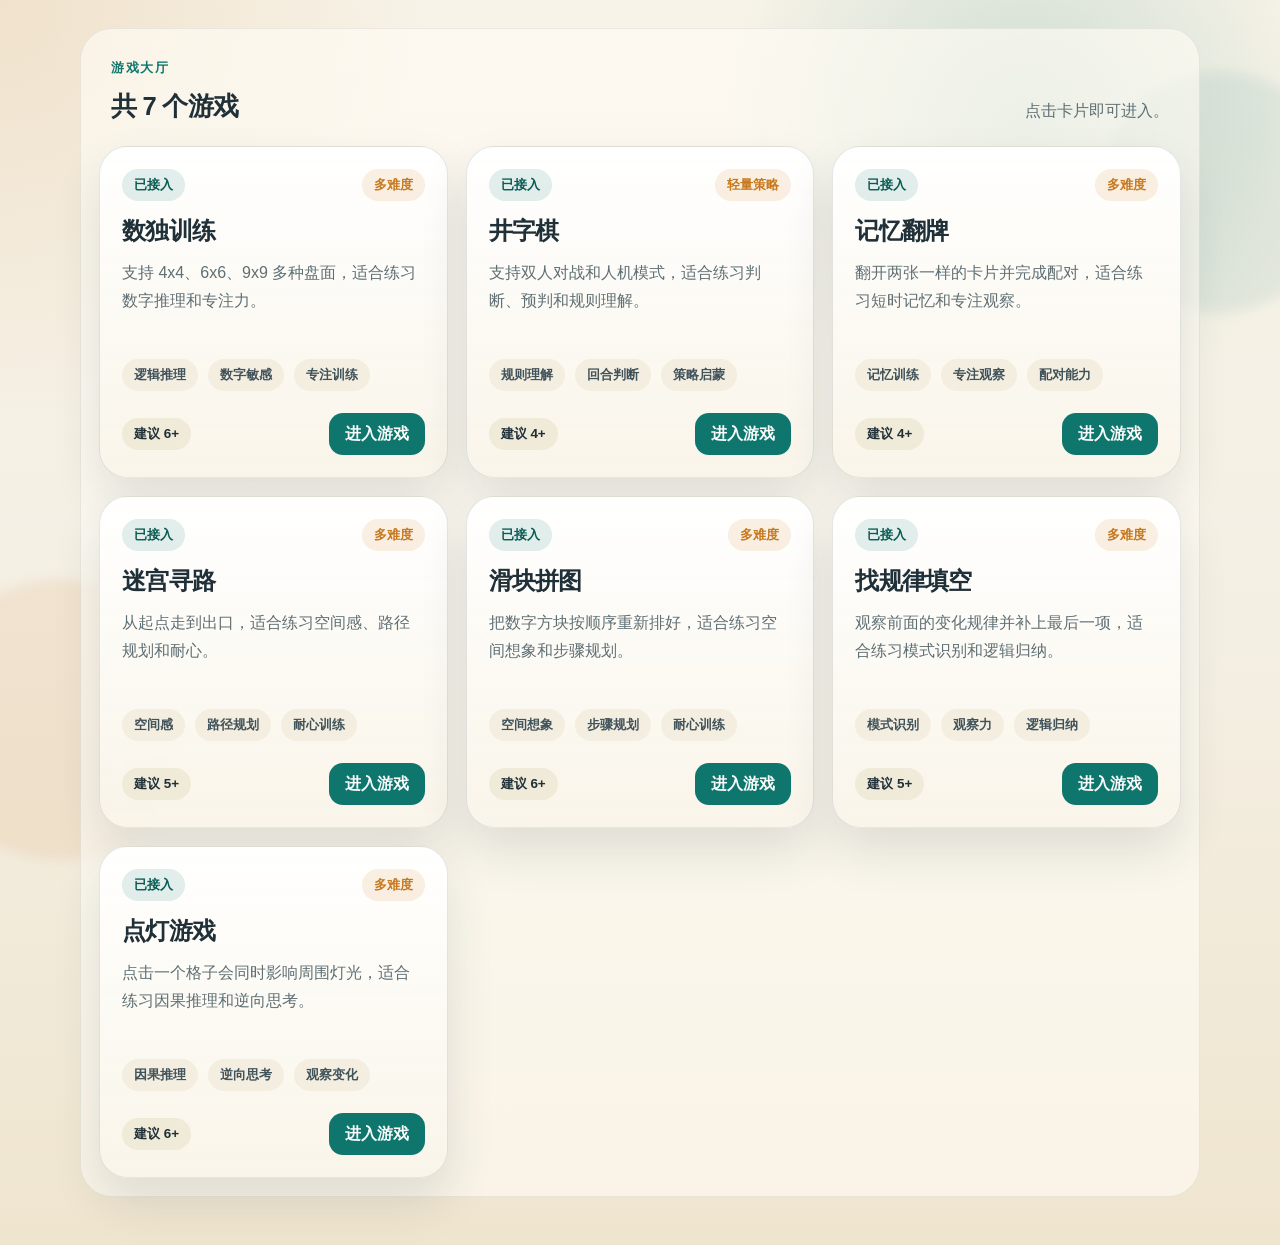
<file: index.html>
﻿<!DOCTYPE html>
<html lang="zh-CN">
<head>
    <meta charset="UTF-8">
    <meta name="viewport" content="width=device-width, initial-scale=1.0">
    <title>脑力游戏小站</title>
    <link rel="stylesheet" href="./styles/home.css">
</head>
<body>
    <div class="page-shell">
        <main class="hall">
            <section class="hall-header">
                <div>
                    <p class="section-kicker">游戏大厅</p>
                    <h2 id="game-count-title">共 0 个游戏</h2>
                </div>
                <p class="section-note">点击卡片即可进入。</p>
            </section>
            <section id="game-list" class="game-grid" aria-label="游戏列表"></section>
        </main>
    </div>

    <script src="./data/games.js"></script>
    <script>
        const gameList = Array.isArray(window.GAME_LIST) ? window.GAME_LIST : [];
        const gameListElement = document.getElementById("game-list");
        const gameCountElement = document.getElementById("game-count-title");

        function createTagList(tags) {
            return tags.map((tag) => `<span class="tag">${tag}</span>`).join("");
        }

        function renderGameList(games) {
            if (!games.length) {
                gameListElement.innerHTML = `
                    <article class="game-card empty-card">
                        <p class="empty-title">还没有可展示的游戏</p>
                        <p class="empty-desc">先在 data/games.js 里增加一条配置，再补对应目录。</p>
                    </article>
                `;
                return;
            }

            gameListElement.innerHTML = games.map((game) => `
                <article class="game-card">
                    <div class="card-top">
                        <span class="card-status">${game.status}</span>
                        <span class="card-difficulty">${game.difficulty}</span>
                    </div>
                    <h3>${game.title}</h3>
                    <p class="card-summary">${game.summary}</p>
                    <div class="tag-list">${createTagList(game.tags)}</div>
                    <div class="card-footer">
                        <span class="age-label">${game.age}</span>
                        <a class="enter-link" href="${game.href}">进入游戏</a>
                    </div>
                </article>
            `).join("");
        }

        gameCountElement.textContent = `共 ${gameList.length} 个游戏`;
        renderGameList(gameList);
    </script>
</body>
</html>
</file>
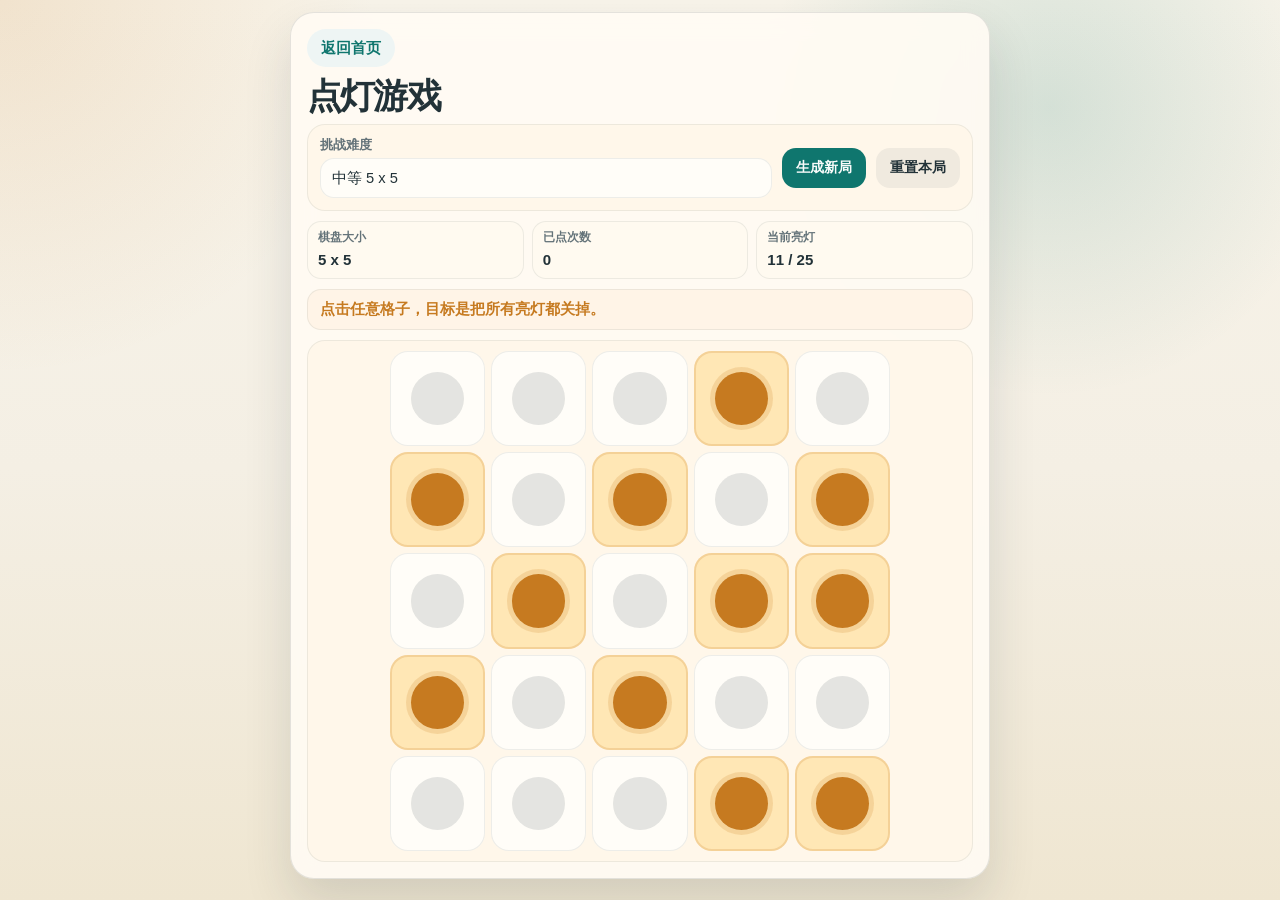
<file: games/lights-out/index.html>
﻿<!DOCTYPE html>
<html lang="zh-CN">
<head>
    <meta charset="UTF-8">
    <meta name="viewport" content="width=device-width, initial-scale=1.0, maximum-scale=1.0, user-scalable=no">
    <title>点灯游戏</title>
    <style>
        :root {
            --bg: #f4efe4;
            --card: rgba(255, 251, 243, 0.92);
            --card-soft: #fff7ea;
            --line: rgba(34, 50, 56, 0.12);
            --text: #223238;
            --muted: #647379;
            --accent: #0f766e;
            --accent-strong: #0b5b55;
            --warm: #c67a20;
            --warm-soft: rgba(198, 122, 32, 0.18);
            --shadow: 0 24px 48px rgba(34, 50, 56, 0.14);
            --tile-off: #fffdf8;
            --tile-on: #ffe7b5;
        }

        * {
            box-sizing: border-box;
        }

        html,
        body {
            margin: 0;
            min-height: 100%;
        }

        body {
            padding: 20px;
            font-family: "Trebuchet MS", "Avenir Next", "Microsoft YaHei", sans-serif;
            color: var(--text);
            background:
                radial-gradient(circle at top left, rgba(198, 122, 32, 0.14), transparent 24%),
                radial-gradient(circle at right 18% top 12%, rgba(15, 118, 110, 0.15), transparent 22%),
                linear-gradient(180deg, #f8f4ea 0%, var(--bg) 52%, #efe6d1 100%);
        }

        .page {
            width: min(100%, 760px);
            margin: 0 auto;
        }

        .card {
            border: 1px solid var(--line);
            border-radius: 30px;
            background: var(--card);
            box-shadow: var(--shadow);
            backdrop-filter: blur(12px);
            padding: 24px;
        }

        .home-link {
            display: inline-flex;
            align-items: center;
            justify-content: center;
            min-height: 38px;
            padding: 0 14px;
            border-radius: 999px;
            background: #eef5f4;
            color: var(--accent);
            text-decoration: none;
            font-size: 0.92rem;
            font-weight: 700;
        }

        .home-link:hover {
            background: #e2f0ee;
        }

        .header {
            margin-top: 16px;
        }

        .eyebrow {
            margin: 0 0 10px;
            color: var(--accent);
            font-size: 0.78rem;
            font-weight: 700;
            letter-spacing: 0.14em;
            text-transform: uppercase;
        }

        h1,
        p {
            margin: 0;
        }

        h1 {
            font-size: clamp(2.3rem, 6vw, 3.2rem);
            line-height: 0.95;
            letter-spacing: -0.05em;
        }

        .intro {
            margin-top: 12px;
            color: var(--muted);
            font-size: 1rem;
            line-height: 1.75;
        }

        .toolbar {
            margin-top: 18px;
            padding: 16px;
            border-radius: 22px;
            background: var(--card-soft);
            border: 1px solid rgba(34, 50, 56, 0.08);
            display: flex;
            gap: 12px;
            flex-wrap: wrap;
            align-items: end;
        }

        .field {
            display: flex;
            flex-direction: column;
            gap: 8px;
            min-width: 0;
            flex: 1;
        }

        .field label {
            color: var(--muted);
            font-size: 0.9rem;
            font-weight: 700;
        }

        select,
        button {
            border: none;
            font: inherit;
        }

        select {
            width: 100%;
            min-width: 0;
            min-height: 44px;
            padding: 0 14px;
            border-radius: 14px;
            background: #fffdf8;
            color: var(--text);
            box-shadow: inset 0 0 0 1px rgba(34, 50, 56, 0.08);
            appearance: none;
        }

        .action {
            min-height: 44px;
            padding: 0 18px;
            border-radius: 14px;
            cursor: pointer;
            font-weight: 700;
            transition: background-color 0.18s ease, transform 0.18s ease;
            white-space: nowrap;
        }

        .action.primary {
            background: var(--accent);
            color: #f8fbfa;
        }

        .action.primary:hover {
            background: var(--accent-strong);
            transform: translateY(-1px);
        }

        .action.secondary {
            background: #f0eadf;
            color: var(--text);
        }

        .action.secondary:hover {
            background: #e8ddcc;
            transform: translateY(-1px);
        }

        .meta-strip {
            display: grid;
            grid-template-columns: repeat(3, minmax(0, 1fr));
            gap: 10px;
            margin-top: 14px;
        }

        .meta-item {
            padding: 10px 12px;
            border-radius: 16px;
            background: #fffaf0;
            border: 1px solid rgba(34, 50, 56, 0.08);
        }

        .meta-label {
            display: block;
            color: var(--muted);
            font-size: 0.78rem;
            font-weight: 700;
        }

        .meta-value {
            display: block;
            margin-top: 4px;
            font-size: 1rem;
            font-weight: 800;
            line-height: 1.3;
        }

        .status-bar {
            margin-top: 12px;
            padding: 12px 14px;
            border-radius: 16px;
            background: #f8f3e8;
            border: 1px solid rgba(34, 50, 56, 0.08);
            font-size: 0.96rem;
            font-weight: 700;
        }

        .status-bar[data-state="success"] {
            background: #edf6f5;
            color: var(--accent-strong);
        }

        .status-bar[data-state="hint"] {
            background: #fff4e7;
            color: var(--warm);
        }

        .board-shell {
            margin-top: 12px;
            padding: 12px;
            border-radius: 22px;
            background: var(--card-soft);
            border: 1px solid rgba(34, 50, 56, 0.08);
            display: flex;
            justify-content: center;
        }

        .board {
            width: min(100%, 520px, calc(100vh - 260px));
            aspect-ratio: 1;
            display: grid;
            gap: 8px;
        }

        .light {
            border: none;
            border-radius: 18px;
            background: var(--tile-off);
            box-shadow: inset 0 0 0 1px rgba(34, 50, 56, 0.08);
            cursor: pointer;
            transition: transform 0.16s ease, background-color 0.16s ease, box-shadow 0.16s ease;
            position: relative;
        }

        .light:hover:not(:disabled) {
            transform: translateY(-1px);
        }

        .light::before {
            content: "";
            position: absolute;
            inset: 22%;
            border-radius: 50%;
            background: rgba(34, 50, 56, 0.12);
            transition: background-color 0.16s ease, box-shadow 0.16s ease;
        }

        .light.on {
            background: var(--tile-on);
            box-shadow: inset 0 0 0 2px rgba(198, 122, 32, 0.2);
        }

        .light.on::before {
            background: var(--warm);
            box-shadow: 0 0 0 5px var(--warm-soft);
        }

        @media (max-height: 920px) and (min-width: 641px) {
            body {
                padding: 12px;
            }

            .page {
                width: min(100%, 700px);
            }

            .card {
                padding: 16px;
                border-radius: 24px;
            }

            .header {
                margin-top: 12px;
            }

            .eyebrow,
            .intro {
                display: none;
            }

            h1 {
                font-size: 2.2rem;
            }

            .toolbar {
                margin-top: 12px;
                padding: 12px;
                border-radius: 18px;
                gap: 10px;
                align-items: center;
                flex-wrap: nowrap;
            }

            .field {
                gap: 4px;
            }

            .field label {
                font-size: 0.8rem;
            }

            select {
                min-height: 40px;
                padding: 0 12px;
                font-size: 0.92rem;
            }

            .action {
                min-height: 40px;
                padding: 0 14px;
                font-size: 0.88rem;
            }

            .meta-strip {
                margin-top: 10px;
                gap: 8px;
            }

            .meta-item {
                padding: 8px 10px;
                border-radius: 14px;
            }

            .meta-label {
                font-size: 0.74rem;
            }

            .meta-value {
                font-size: 0.94rem;
            }

            .status-bar {
                margin-top: 10px;
                padding: 10px 12px;
                border-radius: 14px;
                font-size: 0.92rem;
            }

            .board-shell {
                margin-top: 10px;
                padding: 10px;
                border-radius: 18px;
            }

            .board {
                width: min(100%, 500px, calc(100vh - 200px));
                gap: 6px;
            }
        }

        @media (max-width: 640px) {
            body {
                padding: 8px;
            }

            .card {
                padding: 12px;
                border-radius: 18px;
            }

            .home-link {
                min-height: 32px;
                padding: 0 12px;
                font-size: 0.82rem;
            }

            .header {
                margin-top: 10px;
            }

            .eyebrow,
            .intro {
                display: none;
            }

            h1 {
                font-size: 1.9rem;
            }

            .toolbar {
                margin-top: 12px;
                padding: 10px;
                border-radius: 16px;
                gap: 8px;
                align-items: center;
                flex-wrap: nowrap;
            }

            .field {
                gap: 4px;
            }

            .field label {
                font-size: 0.76rem;
            }

            select {
                min-height: 36px;
                padding: 0 10px;
                border-radius: 12px;
                font-size: 0.9rem;
            }

            .action {
                min-height: 36px;
                padding: 0 10px;
                border-radius: 12px;
                font-size: 0.84rem;
            }

            .meta-strip {
                margin-top: 10px;
                gap: 8px;
            }

            .meta-item {
                padding: 8px 8px;
                border-radius: 14px;
            }

            .meta-label {
                font-size: 0.72rem;
            }

            .meta-value {
                font-size: 0.9rem;
                line-height: 1.2;
            }

            .status-bar {
                margin-top: 10px;
                padding: 9px 10px;
                border-radius: 14px;
                font-size: 0.88rem;
            }

            .board-shell {
                margin-top: 10px;
                padding: 8px;
                border-radius: 16px;
            }

            .board {
                width: min(100%, calc(100vh - 220px));
                gap: 4px;
            }

            .light {
                border-radius: 12px;
            }

            .light.on::before {
                box-shadow: 0 0 0 4px var(--warm-soft);
            }
        }
    </style>
</head>
<body>
    <div class="page">
        <main class="card">
            <a class="home-link" href="../../index.html">返回首页</a>

            <header class="header">
                <p class="eyebrow">因果推理小游戏</p>
                <h1>点灯游戏</h1>
                <p class="intro">点击一个格子，会同时切换自己和上下左右。想办法把所有亮灯都关掉。</p>
            </header>

            <section class="toolbar" aria-label="点灯游戏设置">
                <div class="field">
                    <label for="difficulty">挑战难度</label>
                    <select id="difficulty" aria-label="挑战难度">
                        <option value="easy">简单 4 x 4</option>
                        <option value="medium" selected>中等 5 x 5</option>
                        <option value="hard">困难 6 x 6</option>
                    </select>
                </div>
                <button class="action primary" id="restart-btn" type="button">生成新局</button>
                <button class="action secondary" id="reset-btn" type="button">重置本局</button>
            </section>

            <section class="meta-strip" aria-label="当前进度">
                <div class="meta-item">
                    <span class="meta-label">棋盘大小</span>
                    <strong class="meta-value" id="size-label">5 x 5</strong>
                </div>
                <div class="meta-item">
                    <span class="meta-label">已点次数</span>
                    <strong class="meta-value" id="move-count">0</strong>
                </div>
                <div class="meta-item">
                    <span class="meta-label">当前亮灯</span>
                    <strong class="meta-value" id="lit-count">0 / 25</strong>
                </div>
            </section>

            <div class="status-bar" id="status-bar" data-state="hint" aria-live="polite"></div>

            <section class="board-shell">
                <div class="board" id="board" aria-label="点灯棋盘"></div>
            </section>
        </main>
    </div>

    <script>
        const DIFFICULTY_CONFIGS = {
            easy: {
                label: "4 x 4",
                size: 4,
                randomMoves: 8
            },
            medium: {
                label: "5 x 5",
                size: 5,
                randomMoves: 14
            },
            hard: {
                label: "6 x 6",
                size: 6,
                randomMoves: 22
            }
        };

        const difficultyElement = document.getElementById("difficulty");
        const restartButton = document.getElementById("restart-btn");
        const resetButton = document.getElementById("reset-btn");
        const boardElement = document.getElementById("board");
        const sizeLabelElement = document.getElementById("size-label");
        const moveCountElement = document.getElementById("move-count");
        const litCountElement = document.getElementById("lit-count");
        const statusBarElement = document.getElementById("status-bar");

        const state = {
            difficulty: "medium",
            size: 5,
            board: [],
            initialBoard: [],
            moves: 0,
            won: false
        };

        function getCurrentConfig() {
            return DIFFICULTY_CONFIGS[state.difficulty] || DIFFICULTY_CONFIGS.medium;
        }

        function createBoard(size, fillValue) {
            return Array.from({ length: size }, () => Array(size).fill(fillValue));
        }

        function cloneBoard(board) {
            return board.map((row) => [...row]);
        }

        function countLit(board) {
            return board.flat().filter(Boolean).length;
        }

        function toggleLight(board, row, col) {
            if (!board[row] || typeof board[row][col] === "undefined") {
                return;
            }

            board[row][col] = !board[row][col];
        }

        function applyPress(board, row, col) {
            toggleLight(board, row, col);
            toggleLight(board, row - 1, col);
            toggleLight(board, row + 1, col);
            toggleLight(board, row, col - 1);
            toggleLight(board, row, col + 1);
        }

        function createPuzzle() {
            const config = getCurrentConfig();
            const board = createBoard(config.size, false);

            for (let index = 0; index < config.randomMoves; index += 1) {
                const row = Math.floor(Math.random() * config.size);
                const col = Math.floor(Math.random() * config.size);
                applyPress(board, row, col);
            }

            if (countLit(board) === 0) {
                applyPress(board, Math.floor(config.size / 2), Math.floor(config.size / 2));
            }

            return board;
        }

        function updateMeta() {
            sizeLabelElement.textContent = `${state.size} x ${state.size}`;
            moveCountElement.textContent = String(state.moves);
            litCountElement.textContent = `${countLit(state.board)} / ${state.size * state.size}`;
        }

        function setStatus(message, stateName) {
            statusBarElement.textContent = message;
            statusBarElement.dataset.state = stateName || "hint";
        }

        function renderBoard() {
            boardElement.innerHTML = "";
            boardElement.style.gridTemplateColumns = `repeat(${state.size}, minmax(0, 1fr))`;

            for (let row = 0; row < state.size; row += 1) {
                for (let col = 0; col < state.size; col += 1) {
                    const button = document.createElement("button");
                    button.type = "button";
                    button.className = "light";
                    button.setAttribute("aria-label", state.board[row][col] ? "亮灯" : "灭灯");
                    button.disabled = state.won;

                    if (state.board[row][col]) {
                        button.classList.add("on");
                    }

                    button.addEventListener("click", () => handlePress(row, col));
                    boardElement.appendChild(button);
                }
            }

            updateMeta();
        }

        function resetCurrentBoard() {
            state.board = cloneBoard(state.initialBoard);
            state.moves = 0;
            state.won = false;
            renderBoard();
            setStatus("继续尝试，把所有亮灯都关掉。", "hint");
        }

        function startNewGame() {
            const config = getCurrentConfig();
            state.size = config.size;
            state.board = createPuzzle();
            state.initialBoard = cloneBoard(state.board);
            state.moves = 0;
            state.won = false;

            renderBoard();
            setStatus("点击任意格子，目标是把所有亮灯都关掉。", "hint");
        }

        function handlePress(row, col) {
            if (state.won) {
                return;
            }

            applyPress(state.board, row, col);
            state.moves += 1;
            renderBoard();

            const litCount = countLit(state.board);

            if (litCount === 0) {
                state.won = true;
                renderBoard();
                setStatus(`全部熄灭了，一共用了 ${state.moves} 次。`, "success");
                return;
            }

            if (litCount === state.size * state.size) {
                setStatus("现在全部都亮着了，换个位置继续试试。", "hint");
                return;
            }

            setStatus("继续观察每一步的连锁变化。", "hint");
        }

        difficultyElement.addEventListener("change", () => {
            state.difficulty = difficultyElement.value;
            startNewGame();
        });

        restartButton.addEventListener("click", startNewGame);
        resetButton.addEventListener("click", resetCurrentBoard);

        startNewGame();
    </script>
</body>
</html>
</file>
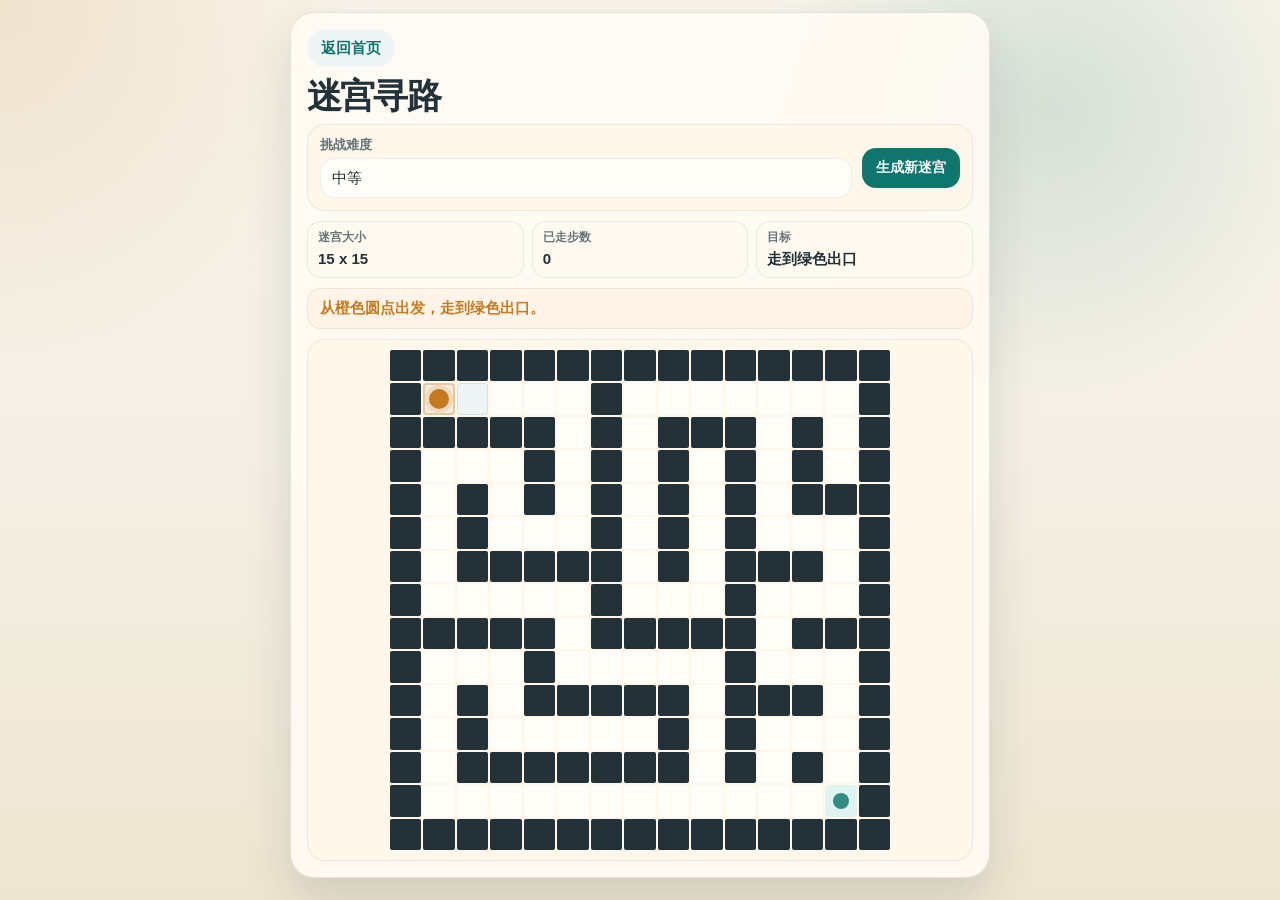
<file: games/maze-runner/index.html>
﻿<!DOCTYPE html>
<html lang="zh-CN">
<head>
    <meta charset="UTF-8">
    <meta name="viewport" content="width=device-width, initial-scale=1.0, maximum-scale=1.0, user-scalable=no">
    <title>迷宫寻路</title>
    <style>
        :root {
            --bg: #f4efe4;
            --card: rgba(255, 251, 243, 0.92);
            --card-soft: #fff7ea;
            --line: rgba(34, 50, 56, 0.12);
            --text: #223238;
            --muted: #647379;
            --accent: #0f766e;
            --accent-strong: #0b5b55;
            --warm: #c67a20;
            --warm-soft: rgba(198, 122, 32, 0.16);
            --shadow: 0 24px 48px rgba(34, 50, 56, 0.14);
            --wall: #223238;
            --path: #fffdf8;
            --visited: #f5ecde;
            --available: #eef5f4;
            --exit: #dff3ef;
        }

        * {
            box-sizing: border-box;
        }

        html,
        body {
            margin: 0;
            min-height: 100%;
        }

        body {
            padding: 20px;
            font-family: "Trebuchet MS", "Avenir Next", "Microsoft YaHei", sans-serif;
            color: var(--text);
            background:
                radial-gradient(circle at top left, rgba(198, 122, 32, 0.14), transparent 24%),
                radial-gradient(circle at right 18% top 12%, rgba(15, 118, 110, 0.15), transparent 22%),
                linear-gradient(180deg, #f8f4ea 0%, var(--bg) 52%, #efe6d1 100%);
        }

        .page {
            width: min(100%, 760px);
            margin: 0 auto;
        }

        .card {
            border: 1px solid var(--line);
            border-radius: 30px;
            background: var(--card);
            box-shadow: var(--shadow);
            backdrop-filter: blur(12px);
            padding: 24px;
        }

        .home-link {
            display: inline-flex;
            align-items: center;
            justify-content: center;
            min-height: 38px;
            padding: 0 14px;
            border-radius: 999px;
            background: #eef5f4;
            color: var(--accent);
            text-decoration: none;
            font-size: 0.92rem;
            font-weight: 700;
        }

        .home-link:hover {
            background: #e2f0ee;
        }

        .header {
            margin-top: 16px;
        }

        .eyebrow {
            margin: 0 0 10px;
            color: var(--accent);
            font-size: 0.78rem;
            font-weight: 700;
            letter-spacing: 0.14em;
            text-transform: uppercase;
        }

        h1,
        p {
            margin: 0;
        }

        h1 {
            font-size: clamp(2.3rem, 6vw, 3.2rem);
            line-height: 0.95;
            letter-spacing: -0.05em;
        }

        .intro {
            margin-top: 12px;
            color: var(--muted);
            font-size: 1rem;
            line-height: 1.75;
        }

        .toolbar {
            margin-top: 18px;
            padding: 16px;
            border-radius: 22px;
            background: var(--card-soft);
            border: 1px solid rgba(34, 50, 56, 0.08);
            display: flex;
            gap: 12px;
            flex-wrap: wrap;
            align-items: end;
        }

        .field {
            display: flex;
            flex-direction: column;
            gap: 8px;
            min-width: 0;
            flex: 1;
        }

        .field label {
            color: var(--muted);
            font-size: 0.9rem;
            font-weight: 700;
        }

        select,
        button {
            border: none;
            font: inherit;
        }

        select {
            width: 100%;
            min-width: 0;
            min-height: 44px;
            padding: 0 14px;
            border-radius: 14px;
            background: #fffdf8;
            color: var(--text);
            box-shadow: inset 0 0 0 1px rgba(34, 50, 56, 0.08);
            appearance: none;
        }

        .action {
            min-height: 44px;
            padding: 0 18px;
            border-radius: 14px;
            cursor: pointer;
            font-weight: 700;
            transition: background-color 0.18s ease, transform 0.18s ease;
            white-space: nowrap;
        }

        .action.primary {
            background: var(--accent);
            color: #f8fbfa;
        }

        .action.primary:hover {
            background: var(--accent-strong);
            transform: translateY(-1px);
        }

        .meta-strip {
            display: grid;
            grid-template-columns: repeat(3, minmax(0, 1fr));
            gap: 10px;
            margin-top: 14px;
        }

        .meta-item {
            padding: 10px 12px;
            border-radius: 16px;
            background: #fffaf0;
            border: 1px solid rgba(34, 50, 56, 0.08);
        }

        .meta-label {
            display: block;
            color: var(--muted);
            font-size: 0.78rem;
            font-weight: 700;
        }

        .meta-value {
            display: block;
            margin-top: 4px;
            font-size: 1rem;
            font-weight: 800;
            line-height: 1.3;
        }

        .status-bar {
            margin-top: 12px;
            padding: 12px 14px;
            border-radius: 16px;
            background: #f8f3e8;
            border: 1px solid rgba(34, 50, 56, 0.08);
            font-size: 0.96rem;
            font-weight: 700;
        }

        .status-bar[data-state="success"] {
            background: #edf6f5;
            color: var(--accent-strong);
        }

        .status-bar[data-state="hint"] {
            background: #fff4e7;
            color: var(--warm);
        }

        .maze-shell {
            margin-top: 12px;
            padding: 12px;
            border-radius: 22px;
            background: var(--card-soft);
            border: 1px solid rgba(34, 50, 56, 0.08);
            display: flex;
            justify-content: center;
        }

        .maze-board {
            width: min(100%, 520px, calc(100vh - 260px));
            aspect-ratio: 1;
            display: grid;
            gap: 2px;
            touch-action: none;
        }

        .maze-cell {
            position: relative;
            border-radius: 4px;
            background: var(--path);
            transition: background-color 0.16s ease, transform 0.16s ease;
        }

        .maze-cell.wall {
            background: var(--wall);
            border-radius: 2px;
        }

        .maze-cell.visited {
            background: var(--visited);
        }

        .maze-cell.available {
            background: var(--available);
            box-shadow: inset 0 0 0 1px rgba(15, 118, 110, 0.14);
            cursor: pointer;
        }

        .maze-cell.start {
            box-shadow: inset 0 0 0 2px rgba(198, 122, 32, 0.32);
        }

        .maze-cell.exit {
            background: var(--exit);
        }

        .maze-cell.exit::after {
            content: "";
            position: absolute;
            inset: 24%;
            border-radius: 50%;
            background: rgba(15, 118, 110, 0.82);
        }

        .maze-cell.player::before {
            content: "";
            position: absolute;
            inset: 18%;
            border-radius: 50%;
            background: var(--warm);
            box-shadow: 0 0 0 4px var(--warm-soft);
        }

        @media (max-height: 920px) and (min-width: 641px) {
            body {
                padding: 12px;
            }

            .page {
                width: min(100%, 700px);
            }

            .card {
                padding: 16px;
                border-radius: 24px;
            }

            .header {
                margin-top: 12px;
            }

            .eyebrow,
            .intro {
                display: none;
            }

            h1 {
                font-size: 2.2rem;
            }

            .toolbar {
                margin-top: 12px;
                padding: 12px;
                border-radius: 18px;
                gap: 10px;
                align-items: center;
                flex-wrap: nowrap;
            }

            .field {
                gap: 4px;
            }

            .field label {
                font-size: 0.8rem;
            }

            select {
                min-height: 40px;
                padding: 0 12px;
                font-size: 0.92rem;
            }

            .action {
                min-height: 40px;
                padding: 0 14px;
                font-size: 0.88rem;
            }

            .meta-strip {
                margin-top: 10px;
                gap: 8px;
            }

            .meta-item {
                padding: 8px 10px;
                border-radius: 14px;
            }

            .meta-label {
                font-size: 0.72rem;
            }

            .meta-value {
                font-size: 0.94rem;
            }

            .status-bar {
                margin-top: 10px;
                padding: 10px 12px;
                border-radius: 14px;
                font-size: 0.92rem;
            }

            .maze-shell {
                margin-top: 10px;
                padding: 10px;
                border-radius: 18px;
            }

            .maze-board {
                width: min(100%, 500px, calc(100vh - 200px));
            }
        }

        @media (max-width: 640px) {
            body {
                padding: 8px;
            }

            .card {
                padding: 12px;
                border-radius: 18px;
            }

            .home-link {
                min-height: 32px;
                padding: 0 12px;
                font-size: 0.82rem;
            }

            .header {
                margin-top: 10px;
            }

            .eyebrow,
            .intro {
                display: none;
            }

            h1 {
                font-size: 1.9rem;
            }

            .toolbar {
                margin-top: 12px;
                padding: 10px;
                border-radius: 16px;
                gap: 8px;
                align-items: center;
                flex-wrap: nowrap;
            }

            .field {
                gap: 4px;
            }

            .field label {
                font-size: 0.76rem;
            }

            select {
                min-height: 36px;
                padding: 0 10px;
                border-radius: 12px;
                font-size: 0.9rem;
            }

            .action {
                min-height: 36px;
                padding: 0 12px;
                border-radius: 12px;
                font-size: 0.86rem;
            }

            .meta-strip {
                margin-top: 10px;
                gap: 8px;
            }

            .meta-item {
                padding: 8px 8px;
                border-radius: 14px;
            }

            .meta-label {
                font-size: 0.72rem;
            }

            .meta-value {
                font-size: 0.9rem;
                line-height: 1.2;
            }

            .status-bar {
                margin-top: 10px;
                padding: 9px 10px;
                border-radius: 14px;
                font-size: 0.88rem;
            }

            .maze-shell {
                margin-top: 10px;
                padding: 8px;
                border-radius: 16px;
            }

            .maze-board {
                width: min(100%, calc(100vh - 220px));
                gap: 1px;
            }

            .maze-cell {
                border-radius: 2px;
            }

            .maze-cell.player::before {
                inset: 22%;
                box-shadow: 0 0 0 3px var(--warm-soft);
            }
        }
    </style>
</head>
<body>
    <div class="page">
        <main class="card">
            <a class="home-link" href="../../index.html">返回首页</a>

            <header class="header">
                <p class="eyebrow">空间训练小游戏</p>
                <h1>迷宫寻路</h1>
                <p class="intro">从起点出发，一步一步走到出口。可以点击相邻格、使用方向键，或者在棋盘上滑动。</p>
            </header>

            <section class="toolbar" aria-label="迷宫设置">
                <div class="field">
                    <label for="difficulty">挑战难度</label>
                    <select id="difficulty" aria-label="挑战难度">
                        <option value="easy">简单</option>
                        <option value="medium" selected>中等</option>
                        <option value="hard">困难</option>
                    </select>
                </div>
                <button class="action primary" id="restart-btn" type="button">生成新迷宫</button>
            </section>

            <section class="meta-strip" aria-label="当前进度">
                <div class="meta-item">
                    <span class="meta-label">迷宫大小</span>
                    <strong class="meta-value" id="maze-size-label">15 x 15</strong>
                </div>
                <div class="meta-item">
                    <span class="meta-label">已走步数</span>
                    <strong class="meta-value" id="step-count">0</strong>
                </div>
                <div class="meta-item">
                    <span class="meta-label">目标</span>
                    <strong class="meta-value">走到绿色出口</strong>
                </div>
            </section>

            <div class="status-bar" id="status-bar" data-state="hint" aria-live="polite"></div>

            <section class="maze-shell">
                <div class="maze-board" id="maze-board" aria-label="杩峰妫嬬洏"></div>
            </section>
        </main>
    </div>

    <script>
        const DIFFICULTY_CONFIGS = {
            easy: {
                label: "简单",
                size: 11
            },
            medium: {
                label: "中等",
                size: 15
            },
            hard: {
                label: "困难",
                size: 19
            }
        };

        const DIRECTIONS = [
            { row: -1, col: 0, name: "up" },
            { row: 1, col: 0, name: "down" },
            { row: 0, col: -1, name: "left" },
            { row: 0, col: 1, name: "right" }
        ];

        const difficultyElement = document.getElementById("difficulty");
        const restartButton = document.getElementById("restart-btn");
        const mazeBoardElement = document.getElementById("maze-board");
        const mazeSizeLabelElement = document.getElementById("maze-size-label");
        const stepCountElement = document.getElementById("step-count");
        const statusBarElement = document.getElementById("status-bar");

        const state = {
            difficulty: "medium",
            maze: [],
            size: 15,
            playerRow: 1,
            playerCol: 1,
            exitRow: 13,
            exitCol: 13,
            steps: 0,
            visited: new Set(["1-1"]),
            won: false,
            touchStartX: 0,
            touchStartY: 0
        };

        function getCurrentConfig() {
            return DIFFICULTY_CONFIGS[state.difficulty] || DIFFICULTY_CONFIGS.medium;
        }

        function createGrid(size, fillValue) {
            return Array.from({ length: size }, () => Array(size).fill(fillValue));
        }

        function shuffleArray(items) {
            const shuffled = [...items];

            for (let index = shuffled.length - 1; index > 0; index -= 1) {
                const swapIndex = Math.floor(Math.random() * (index + 1));
                [shuffled[index], shuffled[swapIndex]] = [shuffled[swapIndex], shuffled[index]];
            }

            return shuffled;
        }

        function generateMaze(size) {
            const maze = createGrid(size, 1);

            function carve(row, col) {
                maze[row][col] = 0;

                const directions = shuffleArray([
                    { row: -2, col: 0 },
                    { row: 2, col: 0 },
                    { row: 0, col: -2 },
                    { row: 0, col: 2 }
                ]);

                directions.forEach((direction) => {
                    const nextRow = row + direction.row;
                    const nextCol = col + direction.col;

                    if (nextRow <= 0 || nextRow >= size - 1 || nextCol <= 0 || nextCol >= size - 1) {
                        return;
                    }

                    if (maze[nextRow][nextCol] === 0) {
                        return;
                    }

                    maze[row + direction.row / 2][col + direction.col / 2] = 0;
                    carve(nextRow, nextCol);
                });
            }

            carve(1, 1);
            maze[1][1] = 0;
            maze[size - 2][size - 2] = 0;
            maze[size - 2][size - 3] = 0;

            return maze;
        }

        function getAvailableMoves(row, col) {
            return DIRECTIONS.filter((direction) => {
                const nextRow = row + direction.row;
                const nextCol = col + direction.col;
                return state.maze[nextRow] && state.maze[nextRow][nextCol] === 0;
            });
        }

        function updateMeta() {
            mazeSizeLabelElement.textContent = `${state.size} x ${state.size}`;
            stepCountElement.textContent = String(state.steps);
        }

        function setStatus(message, stateName) {
            statusBarElement.textContent = message;
            statusBarElement.dataset.state = stateName || "hint";
        }

        function renderMaze() {
            const availableLookup = new Set(
                getAvailableMoves(state.playerRow, state.playerCol)
                    .map((direction) => `${state.playerRow + direction.row}-${state.playerCol + direction.col}`)
            );

            mazeBoardElement.innerHTML = "";
            mazeBoardElement.style.gridTemplateColumns = `repeat(${state.size}, minmax(0, 1fr))`;

            for (let row = 0; row < state.size; row += 1) {
                for (let col = 0; col < state.size; col += 1) {
                    const cell = document.createElement("div");
                    const isWall = state.maze[row][col] === 1;
                    const cellKey = `${row}-${col}`;

                    cell.className = "maze-cell";
                    cell.dataset.row = String(row);
                    cell.dataset.col = String(col);

                    if (isWall) {
                        cell.classList.add("wall");
                    } else {
                        if (state.visited.has(cellKey)) {
                            cell.classList.add("visited");
                        }

                        if (availableLookup.has(cellKey) && !state.won) {
                            cell.classList.add("available");
                            cell.addEventListener("click", () => {
                                movePlayer(row - state.playerRow, col - state.playerCol);
                            });
                        }
                    }

                    if (row === 1 && col === 1) {
                        cell.classList.add("start");
                    }

                    if (row === state.exitRow && col === state.exitCol) {
                        cell.classList.add("exit");
                    }

                    if (row === state.playerRow && col === state.playerCol) {
                        cell.classList.add("player");
                    }

                    mazeBoardElement.appendChild(cell);
                }
            }

            updateMeta();
        }

        function resetGame() {
            const config = getCurrentConfig();
            state.size = config.size;
            state.maze = generateMaze(config.size);
            state.playerRow = 1;
            state.playerCol = 1;
            state.exitRow = config.size - 2;
            state.exitCol = config.size - 2;
            state.steps = 0;
            state.visited = new Set(["1-1"]);
            state.won = false;

            renderMaze();
            setStatus("从橙色圆点出发，走到绿色出口。", "hint");
        }

        function tryFinish() {
            if (state.playerRow !== state.exitRow || state.playerCol !== state.exitCol) {
                return;
            }

            state.won = true;
            renderMaze();
            setStatus(`你成功走出了迷宫，一共走了 ${state.steps} 步。`, "success");
        }

        function movePlayer(deltaRow, deltaCol) {
            if (state.won) {
                return;
            }

            const nextRow = state.playerRow + deltaRow;
            const nextCol = state.playerCol + deltaCol;

            if (!state.maze[nextRow] || state.maze[nextRow][nextCol] !== 0) {
                return;
            }

            state.playerRow = nextRow;
            state.playerCol = nextCol;
            state.steps += 1;
            state.visited.add(`${nextRow}-${nextCol}`);
            renderMaze();
            tryFinish();

            if (!state.won) {
                setStatus("继续前进，找到通向出口的路。", "hint");
            }
        }

        function handleKeydown(event) {
            const key = event.key.toLowerCase();

            if (key === "arrowup" || key === "w") {
                event.preventDefault();
                movePlayer(-1, 0);
            } else if (key === "arrowdown" || key === "s") {
                event.preventDefault();
                movePlayer(1, 0);
            } else if (key === "arrowleft" || key === "a") {
                event.preventDefault();
                movePlayer(0, -1);
            } else if (key === "arrowright" || key === "d") {
                event.preventDefault();
                movePlayer(0, 1);
            }
        }

        function handleTouchStart(event) {
            const touch = event.changedTouches[0];
            state.touchStartX = touch.clientX;
            state.touchStartY = touch.clientY;
        }

        function handleTouchEnd(event) {
            const touch = event.changedTouches[0];
            const deltaX = touch.clientX - state.touchStartX;
            const deltaY = touch.clientY - state.touchStartY;

            if (Math.abs(deltaX) < 18 && Math.abs(deltaY) < 18) {
                return;
            }

            if (Math.abs(deltaX) > Math.abs(deltaY)) {
                movePlayer(0, deltaX > 0 ? 1 : -1);
            } else {
                movePlayer(deltaY > 0 ? 1 : -1, 0);
            }
        }

        difficultyElement.addEventListener("change", () => {
            state.difficulty = difficultyElement.value;
            resetGame();
        });

        restartButton.addEventListener("click", resetGame);
        mazeBoardElement.addEventListener("touchstart", handleTouchStart, { passive: true });
        mazeBoardElement.addEventListener("touchend", handleTouchEnd, { passive: true });
        window.addEventListener("keydown", handleKeydown);

        resetGame();
    </script>
</body>
</html>
</file>
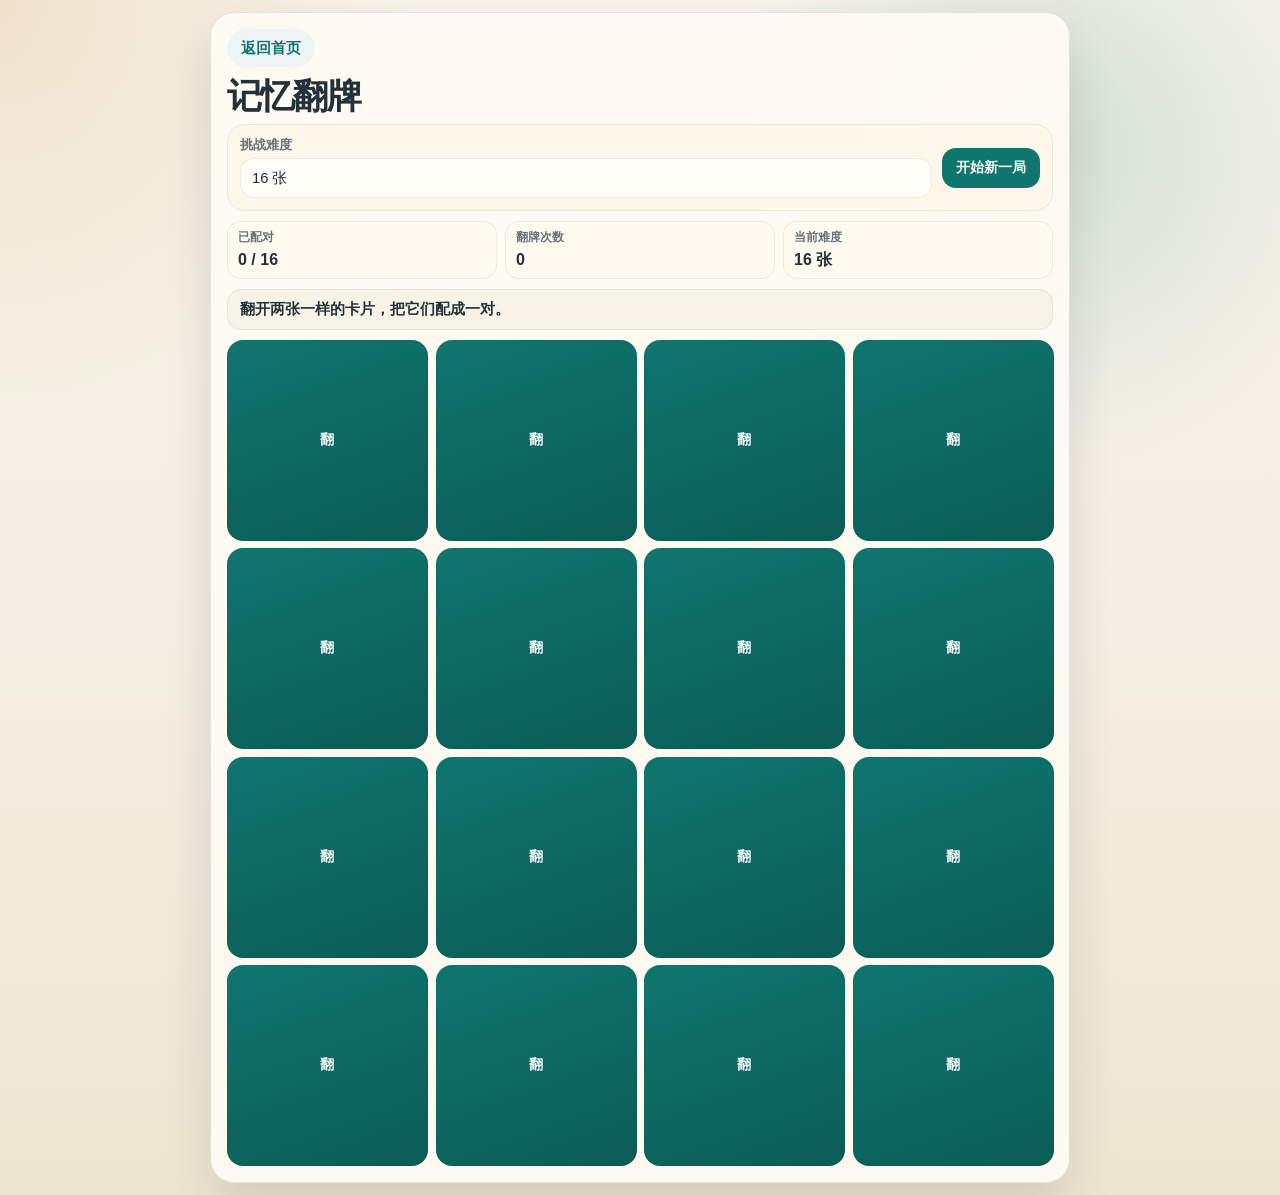
<file: games/memory-match/index.html>
﻿<!DOCTYPE html>
<html lang="zh-CN">
<head>
    <meta charset="UTF-8">
    <meta name="viewport" content="width=device-width, initial-scale=1.0">
    <title>记忆翻牌</title>
    <style>
        :root {
            --bg: #f4efe4;
            --card: rgba(255, 251, 243, 0.92);
            --card-soft: #fff7ea;
            --line: rgba(34, 50, 56, 0.12);
            --text: #223238;
            --muted: #647379;
            --accent: #0f766e;
            --accent-strong: #0b5b55;
            --warm: #c67a20;
            --shadow: 0 24px 48px rgba(34, 50, 56, 0.14);
        }

        * {
            box-sizing: border-box;
        }

        html,
        body {
            margin: 0;
            min-height: 100%;
        }

        body {
            padding: 20px;
            font-family: "Trebuchet MS", "Avenir Next", "Microsoft YaHei", sans-serif;
            color: var(--text);
            background:
                radial-gradient(circle at top left, rgba(198, 122, 32, 0.14), transparent 24%),
                radial-gradient(circle at right 18% top 12%, rgba(15, 118, 110, 0.15), transparent 22%),
                linear-gradient(180deg, #f8f4ea 0%, var(--bg) 52%, #efe6d1 100%);
        }

        .page {
            width: min(100%, 760px);
            margin: 0 auto;
        }

        .card {
            border: 1px solid var(--line);
            border-radius: 30px;
            background: var(--card);
            box-shadow: var(--shadow);
            backdrop-filter: blur(12px);
            padding: 24px;
        }

        .home-link {
            display: inline-flex;
            align-items: center;
            justify-content: center;
            min-height: 38px;
            padding: 0 14px;
            border-radius: 999px;
            background: #eef5f4;
            color: var(--accent);
            text-decoration: none;
            font-size: 0.92rem;
            font-weight: 700;
        }

        .home-link:hover {
            background: #e2f0ee;
        }

        .header {
            margin-top: 18px;
        }

        .eyebrow {
            margin: 0 0 10px;
            color: var(--accent);
            font-size: 0.78rem;
            font-weight: 700;
            letter-spacing: 0.14em;
            text-transform: uppercase;
        }

        h1,
        p {
            margin: 0;
        }

        h1 {
            font-size: clamp(2.3rem, 6vw, 3.2rem);
            line-height: 0.95;
            letter-spacing: -0.05em;
        }

        .intro {
            margin-top: 12px;
            color: var(--muted);
            font-size: 1rem;
            line-height: 1.75;
            max-width: 38rem;
        }

        .toolbar {
            margin-top: 20px;
            padding: 18px;
            border-radius: 24px;
            background: var(--card-soft);
            border: 1px solid rgba(34, 50, 56, 0.08);
            display: flex;
            gap: 12px;
            flex-wrap: wrap;
            align-items: end;
        }

        .field {
            display: flex;
            flex-direction: column;
            gap: 8px;
            min-width: 180px;
            flex: 1;
        }

        .field label {
            color: var(--muted);
            font-size: 0.9rem;
            font-weight: 700;
        }

        select,
        button {
            border: none;
            font: inherit;
        }

        select {
            width: 100%;
            min-width: 0;
            min-height: 46px;
            padding: 0 14px;
            border-radius: 14px;
            background: #fffdf8;
            color: var(--text);
            box-shadow: inset 0 0 0 1px rgba(34, 50, 56, 0.08);
            appearance: none;
        }

        .action {
            min-height: 46px;
            padding: 0 18px;
            border-radius: 14px;
            cursor: pointer;
            font-weight: 700;
            transition: background-color 0.18s ease, transform 0.18s ease;
        }

        .action.primary {
            background: var(--accent);
            color: #f8fbfa;
        }

        .action.primary:hover {
            background: var(--accent-strong);
            transform: translateY(-1px);
        }

        .score-strip {
            display: grid;
            grid-template-columns: repeat(3, minmax(0, 1fr));
            gap: 10px;
            margin-top: 18px;
        }

        .score-item {
            padding: 12px 14px;
            border-radius: 18px;
            background: #fffaf0;
            border: 1px solid rgba(34, 50, 56, 0.08);
        }

        .score-label {
            display: block;
            color: var(--muted);
            font-size: 0.82rem;
            font-weight: 700;
        }

        .score-value {
            display: block;
            margin-top: 6px;
            font-size: 1.15rem;
            line-height: 1.35;
            font-weight: 800;
        }

        .status-bar {
            margin-top: 16px;
            padding: 14px 16px;
            border-radius: 18px;
            background: #f8f3e8;
            border: 1px solid rgba(34, 50, 56, 0.08);
            font-size: 1rem;
            font-weight: 700;
        }

        .status-bar[data-state="success"] {
            background: #edf6f5;
            color: var(--accent-strong);
        }

        .status-bar[data-state="hint"] {
            background: #fff4e7;
            color: var(--warm);
        }

        .board {
            display: grid;
            gap: 12px;
            margin-top: 18px;
        }

        .memory-card {
            aspect-ratio: 1 / 1;
            border: none;
            background: transparent;
            padding: 0;
            cursor: pointer;
            perspective: 960px;
            -webkit-perspective: 960px;
            -webkit-appearance: none;
            appearance: none;
        }

        .memory-card:disabled {
            cursor: default;
        }

        .card-inner {
            position: relative;
            width: 100%;
            height: 100%;
            transform-style: preserve-3d;
            -webkit-transform-style: preserve-3d;
            transition: transform 0.35s ease;
            will-change: transform;
        }

        .memory-card.is-revealed .card-inner,
        .memory-card.is-matched .card-inner {
            transform: rotateY(180deg);
            -webkit-transform: rotateY(180deg);
        }

        .card-face {
            position: absolute;
            inset: 0;
            border-radius: 22px;
            display: grid;
            place-items: center;
            backface-visibility: hidden;
            -webkit-backface-visibility: hidden;
            box-shadow: inset 0 0 0 1px rgba(34, 50, 56, 0.08);
            transform: translateZ(0);
            -webkit-transform: translateZ(0);
        }

        .card-front {
            background:
                linear-gradient(160deg, rgba(15, 118, 110, 0.9), rgba(11, 91, 85, 0.95)),
                var(--accent);
            color: rgba(255, 255, 255, 0.95);
            font-size: clamp(1rem, 4vw, 1.25rem);
            font-weight: 800;
            letter-spacing: 0.08em;
        }

        .card-back {
            background: linear-gradient(180deg, #f4d59b, #e8b768);
            transform: rotateY(180deg) translateZ(1px);
            -webkit-transform: rotateY(180deg) translateZ(1px);
            overflow: hidden;
        }

        .card-back::before {
            content: "";
            position: absolute;
            inset: 14%;
            border-radius: 22px;
            background: rgba(255, 252, 244, 0.76);
            box-shadow: inset 0 0 0 1px rgba(34, 50, 56, 0.06);
        }

        .card-symbol {
            position: relative;
            z-index: 1;
            font-size: clamp(2.8rem, 11vw, 4.5rem);
            line-height: 1;
            filter: saturate(1.08) contrast(1.02);
            text-shadow: 0 2px 0 rgba(255, 255, 255, 0.25);
        }

        .memory-card.is-matched .card-back {
            background: linear-gradient(180deg, #f6ddaa, #e7c277);
            box-shadow: inset 0 0 0 2px rgba(198, 122, 32, 0.18);
        }

        .memory-card:not(:disabled):hover .card-front {
            transform: translateY(-1px);
        }

        @media (max-height: 920px) and (min-width: 641px) {
            body {
                padding: 12px;
            }

            .page {
                width: min(100%, 860px);
            }

            .card {
                padding: 16px;
                border-radius: 24px;
            }

            .header {
                margin-top: 12px;
            }

            .eyebrow,
            .intro {
                display: none;
            }

            h1 {
                font-size: 2.2rem;
            }

            .toolbar {
                margin-top: 12px;
                padding: 12px;
                border-radius: 18px;
                gap: 10px;
                align-items: center;
                flex-wrap: nowrap;
            }

            .field {
                min-width: 0;
                gap: 4px;
            }

            .field label {
                font-size: 0.8rem;
            }

            select {
                min-height: 40px;
                padding: 0 12px;
                font-size: 0.92rem;
            }

            .action {
                min-height: 40px;
                padding: 0 14px;
                font-size: 0.88rem;
            }

            .score-strip {
                margin-top: 10px;
                gap: 8px;
            }

            .score-item {
                padding: 8px 10px;
                border-radius: 14px;
            }

            .score-label {
                font-size: 0.74rem;
            }

            .score-value {
                margin-top: 4px;
                font-size: 1rem;
                line-height: 1.2;
            }

            .status-bar {
                margin-top: 10px;
                padding: 10px 12px;
                border-radius: 14px;
                font-size: 0.92rem;
            }

            .board {
                margin-top: 10px;
                gap: 8px;
            }

            .card-face {
                border-radius: 16px;
            }

            .card-front {
                font-size: 0.86rem;
            }

            .card-symbol {
                font-size: clamp(2rem, 5.2vh, 3.1rem);
            }
        }

        @media (max-width: 640px) {
            body {
                padding: 8px;
            }

            .card {
                padding: 12px;
                border-radius: 18px;
            }

            .home-link {
                min-height: 32px;
                padding: 0 12px;
                font-size: 0.82rem;
            }

            .header {
                margin-top: 10px;
            }

            .eyebrow,
            .intro {
                display: none;
            }

            h1 {
                font-size: 1.9rem;
            }

            .toolbar {
                margin-top: 12px;
                padding: 10px;
                border-radius: 16px;
                gap: 8px;
                align-items: center;
                flex-wrap: nowrap;
            }

            .field {
                min-width: 0;
                gap: 4px;
            }

            .field label {
                font-size: 0.76rem;
            }

            select {
                min-height: 36px;
                padding: 0 10px;
                border-radius: 12px;
                font-size: 0.9rem;
            }

            .action {
                min-height: 36px;
                padding: 0 12px;
                border-radius: 12px;
                font-size: 0.86rem;
                white-space: nowrap;
            }

            .score-strip {
                margin-top: 10px;
                gap: 8px;
            }

            .score-item {
                padding: 8px 8px;
                border-radius: 14px;
            }

            .score-label {
                font-size: 0.72rem;
            }

            .score-value {
                margin-top: 4px;
                font-size: 0.92rem;
                line-height: 1.2;
            }

            .status-bar {
                margin-top: 10px;
                padding: 9px 10px;
                border-radius: 14px;
                font-size: 0.88rem;
            }

            .board {
                margin-top: 10px;
                gap: 6px;
            }

            .card-face {
                border-radius: 12px;
            }

            .card-front {
                font-size: 0.74rem;
                letter-spacing: 0;
            }

            .card-back::before {
                inset: 12%;
                border-radius: 16px;
            }

            .card-symbol {
                font-size: clamp(2.2rem, 9vw, 3.2rem);
            }
        }
    </style>
</head>
<body>
    <div class="page">
        <main class="card">
            <a class="home-link" href="../../index.html">返回首页</a>

            <header class="header">
                <p class="eyebrow">记忆训练小游戏</p>
                <h1>记忆翻牌</h1>
                <p class="intro">翻开两张一样的卡片，把它们成对找出来。难度越高，需要记住的位置越多。</p>
            </header>

            <section class="toolbar" aria-label="记忆翻牌设置">
                <div class="field">
                    <label for="difficulty">挑战难度</label>
                    <select id="difficulty" aria-label="挑战难度">
                        <option value="easy">8 张</option>
                        <option value="medium" selected>16 张</option>
                        <option value="hard">24 张</option>
                        <option value="expert">32 张</option>
                    </select>
                </div>
                <button class="action primary" id="restart-btn" type="button">开始新一局</button>
            </section>

            <section class="score-strip" aria-label="当前进度">
                <div class="score-item">
                    <span class="score-label">已配对</span>
                    <strong class="score-value" id="matched-count">0 / 16</strong>
                </div>
                <div class="score-item">
                    <span class="score-label">翻牌次数</span>
                    <strong class="score-value" id="move-count">0</strong>
                </div>
                <div class="score-item">
                    <span class="score-label">当前难度</span>
                    <strong class="score-value" id="difficulty-label">16 张</strong>
                </div>
            </section>

            <div class="status-bar" id="status-bar" data-state="ready" aria-live="polite"></div>
            <section class="board" id="board" aria-label="记忆翻牌棋盘"></section>
        </main>
    </div>

    <script>
        const DIFFICULTY_CONFIGS = {
            easy: {
                label: "8 张",
                totalCards: 8,
                pairs: 4,
                columns: 4
            },
            medium: {
                label: "16 张",
                totalCards: 16,
                pairs: 8,
                columns: 4
            },
            hard: {
                label: "24 张",
                totalCards: 24,
                pairs: 12,
                columns: 6
            },
            expert: {
                label: "32 张",
                totalCards: 32,
                pairs: 16,
                columns: 8
            }
        };

        const SYMBOL_POOL = ["🍎", "🍋", "🍇", "🍓", "🍒", "🥕", "🌽", "⭐", "🚗", "🧩", "🐳", "🦋", "🐸", "🚀", "🍉", "🎈"];
        const CARD_BACKGROUNDS = [
            "linear-gradient(180deg, #f4d59b, #e8b768)",
            "linear-gradient(180deg, #d8ecb8, #9fcc69)",
            "linear-gradient(180deg, #d8e4fb, #8ab0ef)",
            "linear-gradient(180deg, #f6d1c8, #e89b87)",
            "linear-gradient(180deg, #e7d9fb, #bf9ce8)",
            "linear-gradient(180deg, #d4f0ee, #7ecbbf)",
            "linear-gradient(180deg, #f8d7a5, #f0b96d)",
            "linear-gradient(180deg, #f8d7df, #ea9cb1)"
        ];


        const boardElement = document.getElementById("board");
        const difficultyElement = document.getElementById("difficulty");
        const restartButton = document.getElementById("restart-btn");
        const matchedCountElement = document.getElementById("matched-count");
        const moveCountElement = document.getElementById("move-count");
        const difficultyLabelElement = document.getElementById("difficulty-label");
        const statusBarElement = document.getElementById("status-bar");

        const state = {
            difficulty: "medium",
            deck: [],
            selectedIndices: [],
            matchedPairs: 0,
            moves: 0,
            lockBoard: false,
            timerId: null
        };

        function getCurrentConfig() {
            return DIFFICULTY_CONFIGS[state.difficulty] || DIFFICULTY_CONFIGS.medium;
        }

        function shuffleArray(items) {
            const shuffled = [...items];

            for (let index = shuffled.length - 1; index > 0; index -= 1) {
                const swapIndex = Math.floor(Math.random() * (index + 1));
                [shuffled[index], shuffled[swapIndex]] = [shuffled[swapIndex], shuffled[index]];
            }

            return shuffled;
        }

        function buildDeck(pairCount) {
            const symbols = shuffleArray(SYMBOL_POOL).slice(0, pairCount);
            const cards = symbols.flatMap((symbol, symbolIndex) => ([
                {
                    id: `${symbolIndex}-a`,
                    symbol,
                    tone: CARD_BACKGROUNDS[symbolIndex % CARD_BACKGROUNDS.length],
                    revealed: false,
                    matched: false
                },
                {
                    id: `${symbolIndex}-b`,
                    symbol,
                    tone: CARD_BACKGROUNDS[symbolIndex % CARD_BACKGROUNDS.length],
                    revealed: false,
                    matched: false
                }
            ]));
            return shuffleArray(cards);
        }

        function setStatus(message, stateName) {
            statusBarElement.textContent = message;
            statusBarElement.dataset.state = stateName || "ready";
        }

        function updateMeta() {
            const config = getCurrentConfig();
            matchedCountElement.textContent = `${state.matchedPairs * 2} / ${config.totalCards}`;
            moveCountElement.textContent = String(state.moves);
            difficultyLabelElement.textContent = config.label;
        }

        function renderBoard() {
            const config = getCurrentConfig();
            boardElement.innerHTML = "";
            boardElement.style.gridTemplateColumns = `repeat(${config.columns}, minmax(0, 1fr))`;

            state.deck.forEach((card, index) => {
                const button = document.createElement("button");
                button.type = "button";
                button.className = "memory-card";
                button.dataset.index = String(index);
                button.disabled = state.lockBoard || card.matched || card.revealed;
                button.setAttribute("aria-label", card.revealed || card.matched ? `卡片 ${card.symbol}` : "未翻开的卡片");

                if (card.revealed) {
                    button.classList.add("is-revealed");
                }

                if (card.matched) {
                    button.classList.add("is-matched");
                }

                const inner = document.createElement("div");
                inner.className = "card-inner";

                const front = document.createElement("div");
                front.className = "card-face card-front";
                front.textContent = "翻";

                const back = document.createElement("div");
                back.className = "card-face card-back";
                back.style.background = card.tone;

                const symbol = document.createElement("span");
                symbol.className = "card-symbol";
                symbol.textContent = card.symbol;
                back.appendChild(symbol);

                inner.appendChild(front);
                inner.appendChild(back);
                button.appendChild(inner);
                button.addEventListener("click", () => handleCardClick(index));
                boardElement.appendChild(button);
            });

            updateMeta();
        }

        function clearPendingTimeout() {
            if (state.timerId !== null) {
                window.clearTimeout(state.timerId);
                state.timerId = null;
            }
        }

        function startGame() {
            const config = getCurrentConfig();

            clearPendingTimeout();
            state.deck = buildDeck(config.pairs);
            state.selectedIndices = [];
            state.matchedPairs = 0;
            state.moves = 0;
            state.lockBoard = false;

            renderBoard();
            setStatus("翻开两张一样的卡片，把它们配成一对。", "ready");
        }

        function finishTurn() {
            state.selectedIndices = [];
            state.lockBoard = false;
            renderBoard();
        }

        function checkForCompletion() {
            const config = getCurrentConfig();
            if (state.matchedPairs !== config.pairs) {
                return;
            }

            setStatus(`全部找到了，一共用了 ${state.moves} 次翻牌。`, "success");
        }

        function handleMatchedPair(firstIndex, secondIndex) {
            state.deck[firstIndex].matched = true;
            state.deck[secondIndex].matched = true;
            state.matchedPairs += 1;
            finishTurn();
            checkForCompletion();
        }

        function handleMismatchedPair(firstIndex, secondIndex) {
            state.lockBoard = true;
            renderBoard();
            setStatus("这两张不一样，记住它们的位置。", "hint");

            state.timerId = window.setTimeout(() => {
                state.deck[firstIndex].revealed = false;
                state.deck[secondIndex].revealed = false;
                state.timerId = null;
                finishTurn();
                setStatus("继续翻牌，把一样的卡片找出来。", "ready");
            }, 700);
        }

        function handleCardClick(index) {
            if (state.lockBoard) {
                return;
            }

            const card = state.deck[index];
            if (!card || card.revealed || card.matched) {
                return;
            }

            card.revealed = true;
            state.selectedIndices.push(index);
            renderBoard();

            if (state.selectedIndices.length < 2) {
                setStatus("再翻一张，看看能不能找到一样的图案。", "ready");
                return;
            }

            const [firstIndex, secondIndex] = state.selectedIndices;
            const firstCard = state.deck[firstIndex];
            const secondCard = state.deck[secondIndex];

            state.moves += 1;

            if (firstCard.symbol === secondCard.symbol) {
                setStatus("找对了，继续保持。", "success");
                handleMatchedPair(firstIndex, secondIndex);
                return;
            }

            handleMismatchedPair(firstIndex, secondIndex);
        }

        difficultyElement.addEventListener("change", () => {
            state.difficulty = difficultyElement.value;
            startGame();
        });

        restartButton.addEventListener("click", startGame);

        startGame();
    </script>
</body>
</html>
</file>
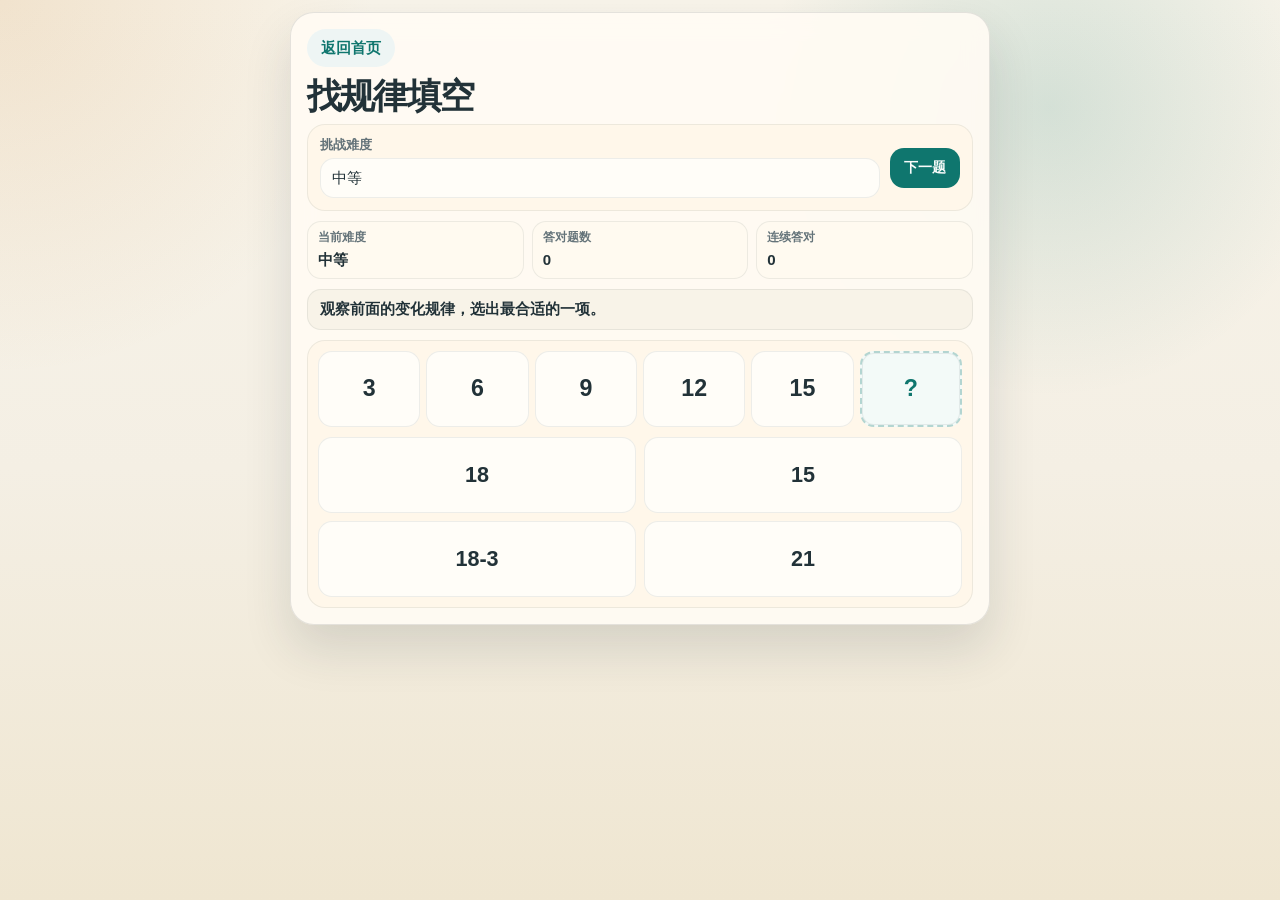
<file: games/pattern-quest/index.html>
<!DOCTYPE html>
<html lang="zh-CN">
<head>
    <meta charset="UTF-8">
    <meta name="viewport" content="width=device-width, initial-scale=1.0, maximum-scale=1.0, user-scalable=no">
    <title>找规律填空</title>
    <style>
        :root {
            --bg: #f4efe4;
            --card: rgba(255, 251, 243, 0.92);
            --card-soft: #fff7ea;
            --line: rgba(34, 50, 56, 0.12);
            --text: #223238;
            --muted: #647379;
            --accent: #0f766e;
            --accent-strong: #0b5b55;
            --warm: #c67a20;
            --warm-soft: rgba(198, 122, 32, 0.16);
            --danger: #b45309;
            --shadow: 0 24px 48px rgba(34, 50, 56, 0.14);
        }

        * {
            box-sizing: border-box;
        }

        html,
        body {
            margin: 0;
            min-height: 100%;
        }

        body {
            padding: 20px;
            font-family: "Trebuchet MS", "Avenir Next", "Microsoft YaHei", sans-serif;
            color: var(--text);
            background:
                radial-gradient(circle at top left, rgba(198, 122, 32, 0.14), transparent 24%),
                radial-gradient(circle at right 18% top 12%, rgba(15, 118, 110, 0.15), transparent 22%),
                linear-gradient(180deg, #f8f4ea 0%, var(--bg) 52%, #efe6d1 100%);
        }

        .page {
            width: min(100%, 760px);
            margin: 0 auto;
        }

        .card {
            border: 1px solid var(--line);
            border-radius: 30px;
            background: var(--card);
            box-shadow: var(--shadow);
            backdrop-filter: blur(12px);
            padding: 24px;
        }

        .home-link {
            display: inline-flex;
            align-items: center;
            justify-content: center;
            min-height: 38px;
            padding: 0 14px;
            border-radius: 999px;
            background: #eef5f4;
            color: var(--accent);
            text-decoration: none;
            font-size: 0.92rem;
            font-weight: 700;
        }

        .home-link:hover {
            background: #e2f0ee;
        }

        .header {
            margin-top: 16px;
        }

        .eyebrow {
            margin: 0 0 10px;
            color: var(--accent);
            font-size: 0.78rem;
            font-weight: 700;
            letter-spacing: 0.14em;
            text-transform: uppercase;
        }

        h1,
        p {
            margin: 0;
        }

        h1 {
            font-size: clamp(2.3rem, 6vw, 3.2rem);
            line-height: 0.95;
            letter-spacing: -0.05em;
        }

        .intro {
            margin-top: 12px;
            color: var(--muted);
            font-size: 1rem;
            line-height: 1.75;
        }

        .toolbar {
            margin-top: 18px;
            padding: 16px;
            border-radius: 22px;
            background: var(--card-soft);
            border: 1px solid rgba(34, 50, 56, 0.08);
            display: flex;
            gap: 12px;
            flex-wrap: wrap;
            align-items: end;
        }

        .field {
            display: flex;
            flex-direction: column;
            gap: 8px;
            min-width: 0;
            flex: 1;
        }

        .field label {
            color: var(--muted);
            font-size: 0.9rem;
            font-weight: 700;
        }

        select,
        button {
            border: none;
            font: inherit;
        }

        select {
            width: 100%;
            min-width: 0;
            min-height: 44px;
            padding: 0 14px;
            border-radius: 14px;
            background: #fffdf8;
            color: var(--text);
            box-shadow: inset 0 0 0 1px rgba(34, 50, 56, 0.08);
            appearance: none;
        }

        .action {
            min-height: 44px;
            padding: 0 18px;
            border-radius: 14px;
            cursor: pointer;
            font-weight: 700;
            transition: background-color 0.18s ease, transform 0.18s ease;
            white-space: nowrap;
        }

        .action.primary {
            background: var(--accent);
            color: #f8fbfa;
        }

        .action.primary:hover {
            background: var(--accent-strong);
            transform: translateY(-1px);
        }

        .meta-strip {
            display: grid;
            grid-template-columns: repeat(3, minmax(0, 1fr));
            gap: 10px;
            margin-top: 14px;
        }

        .meta-item {
            padding: 10px 12px;
            border-radius: 16px;
            background: #fffaf0;
            border: 1px solid rgba(34, 50, 56, 0.08);
        }

        .meta-label {
            display: block;
            color: var(--muted);
            font-size: 0.78rem;
            font-weight: 700;
        }

        .meta-value {
            display: block;
            margin-top: 4px;
            font-size: 1rem;
            font-weight: 800;
            line-height: 1.3;
        }

        .status-bar {
            margin-top: 12px;
            padding: 12px 14px;
            border-radius: 16px;
            background: #f8f3e8;
            border: 1px solid rgba(34, 50, 56, 0.08);
            font-size: 0.96rem;
            font-weight: 700;
        }

        .status-bar[data-state="success"] {
            background: #edf6f5;
            color: var(--accent-strong);
        }

        .status-bar[data-state="error"] {
            background: #fff4e7;
            color: var(--danger);
        }

        .status-bar[data-state="hint"] {
            background: #f8f3e8;
            color: var(--text);
        }

        .question-shell {
            margin-top: 12px;
            padding: 12px;
            border-radius: 22px;
            background: var(--card-soft);
            border: 1px solid rgba(34, 50, 56, 0.08);
        }

        .question-row {
            display: grid;
            grid-template-columns: repeat(6, minmax(0, 1fr));
            gap: 8px;
        }

        .question-card,
        .option-card {
            min-height: 92px;
            border-radius: 18px;
            background: #fffdf8;
            box-shadow: inset 0 0 0 1px rgba(34, 50, 56, 0.08);
            display: flex;
            align-items: center;
            justify-content: center;
            text-align: center;
        }

        .question-card {
            padding: 10px 8px;
            font-size: clamp(1.05rem, 2.5vw, 1.45rem);
            font-weight: 800;
            line-height: 1.25;
        }

        .question-card.missing {
            border: 2px dashed rgba(15, 118, 110, 0.28);
            background: #f3faf8;
            color: var(--accent);
        }

        .option-grid {
            display: grid;
            grid-template-columns: repeat(2, minmax(0, 1fr));
            gap: 10px;
            margin-top: 12px;
        }

        .option-card {
            border: none;
            cursor: pointer;
            padding: 10px;
            font-size: clamp(1rem, 2.4vw, 1.35rem);
            font-weight: 800;
            color: var(--text);
            transition: transform 0.16s ease, background-color 0.16s ease, box-shadow 0.16s ease;
        }

        .option-card:hover:not(:disabled) {
            transform: translateY(-1px);
            background: #fff8ec;
        }

        .option-card.correct {
            background: #edf6f5;
            box-shadow: inset 0 0 0 2px rgba(15, 118, 110, 0.18);
            color: var(--accent-strong);
        }

        .option-card.wrong {
            background: #fff4e7;
            box-shadow: inset 0 0 0 2px rgba(180, 83, 9, 0.18);
            color: var(--danger);
        }

        .option-card:disabled {
            cursor: default;
        }

        @media (max-height: 920px) and (min-width: 641px) {
            body {
                padding: 12px;
            }

            .page {
                width: min(100%, 700px);
            }

            .card {
                padding: 16px;
                border-radius: 24px;
            }

            .header {
                margin-top: 12px;
            }

            .eyebrow,
            .intro {
                display: none;
            }

            h1 {
                font-size: 2.2rem;
            }

            .toolbar {
                margin-top: 12px;
                padding: 12px;
                border-radius: 18px;
                gap: 10px;
                align-items: center;
                flex-wrap: nowrap;
            }

            .field {
                gap: 4px;
            }

            .field label {
                font-size: 0.8rem;
            }

            select {
                min-height: 40px;
                padding: 0 12px;
                font-size: 0.92rem;
            }

            .action {
                min-height: 40px;
                padding: 0 14px;
                font-size: 0.88rem;
            }

            .meta-strip {
                margin-top: 10px;
                gap: 8px;
            }

            .meta-item {
                padding: 8px 10px;
                border-radius: 14px;
            }

            .meta-label {
                font-size: 0.74rem;
            }

            .meta-value {
                font-size: 0.94rem;
            }

            .status-bar {
                margin-top: 10px;
                padding: 10px 12px;
                border-radius: 14px;
                font-size: 0.92rem;
            }

            .question-shell {
                margin-top: 10px;
                padding: 10px;
                border-radius: 18px;
            }

            .question-row {
                gap: 6px;
            }

            .question-card,
            .option-card {
                min-height: 76px;
                border-radius: 14px;
            }

            .option-grid {
                margin-top: 10px;
                gap: 8px;
            }
        }

        @media (max-width: 640px) {
            body {
                padding: 8px;
            }

            .card {
                padding: 12px;
                border-radius: 18px;
            }

            .home-link {
                min-height: 32px;
                padding: 0 12px;
                font-size: 0.82rem;
            }

            .header {
                margin-top: 10px;
            }

            .eyebrow,
            .intro {
                display: none;
            }

            h1 {
                font-size: 1.9rem;
            }

            .toolbar {
                margin-top: 12px;
                padding: 10px;
                border-radius: 16px;
                gap: 8px;
                align-items: center;
                flex-wrap: nowrap;
            }

            .field {
                gap: 4px;
            }

            .field label {
                font-size: 0.76rem;
            }

            select {
                min-height: 36px;
                padding: 0 10px;
                border-radius: 12px;
                font-size: 0.9rem;
            }

            .action {
                min-height: 36px;
                padding: 0 12px;
                border-radius: 12px;
                font-size: 0.86rem;
            }

            .meta-strip {
                margin-top: 10px;
                gap: 8px;
            }

            .meta-item {
                padding: 8px 8px;
                border-radius: 14px;
            }

            .meta-label {
                font-size: 0.72rem;
            }

            .meta-value {
                font-size: 0.9rem;
                line-height: 1.2;
            }

            .status-bar {
                margin-top: 10px;
                padding: 9px 10px;
                border-radius: 14px;
                font-size: 0.88rem;
            }

            .question-shell {
                margin-top: 10px;
                padding: 8px;
                border-radius: 16px;
            }

            .question-row {
                gap: 6px;
            }

            .question-card,
            .option-card {
                min-height: 64px;
                border-radius: 12px;
            }

            .question-card {
                padding: 8px 4px;
                font-size: clamp(0.82rem, 3.2vw, 1rem);
            }

            .option-card {
                padding: 8px;
                font-size: clamp(0.88rem, 3.2vw, 1rem);
            }

            .option-grid {
                margin-top: 10px;
                gap: 8px;
            }
        }
    </style>
</head>
<body>
    <div class="page">
        <main class="card">
            <a class="home-link" href="../../index.html">返回首页</a>

            <header class="header">
                <p class="eyebrow">模式识别小游戏</p>
                <h1>找规律填空</h1>
                <p class="intro">观察前面的变化规律，从下面的选项里选出最合适的一项，补上最后的空格。</p>
            </header>

            <section class="toolbar" aria-label="找规律填空设置">
                <div class="field">
                    <label for="difficulty">挑战难度</label>
                    <select id="difficulty" aria-label="挑战难度">
                        <option value="easy">简单</option>
                        <option value="medium" selected>中等</option>
                        <option value="hard">困难</option>
                    </select>
                </div>
                <button class="action primary" id="next-btn" type="button">下一题</button>
            </section>

            <section class="meta-strip" aria-label="当前进度">
                <div class="meta-item">
                    <span class="meta-label">当前难度</span>
                    <strong class="meta-value" id="difficulty-label">中等</strong>
                </div>
                <div class="meta-item">
                    <span class="meta-label">答对题数</span>
                    <strong class="meta-value" id="correct-count">0</strong>
                </div>
                <div class="meta-item">
                    <span class="meta-label">连续答对</span>
                    <strong class="meta-value" id="streak-count">0</strong>
                </div>
            </section>

            <div class="status-bar" id="status-bar" data-state="hint" aria-live="polite"></div>

            <section class="question-shell" aria-label="规律题目">
                <div class="question-row" id="question-row"></div>
                <div class="option-grid" id="option-grid"></div>
            </section>
        </main>
    </div>

    <script>
        const DIFFICULTY_CONFIGS = {
            easy: {
                label: "简单",
                generators: ["number-step", "repeat-ab", "count-up"]
            },
            medium: {
                label: "中等",
                generators: ["number-step", "repeat-abc", "count-up", "arrow-turn"]
            },
            hard: {
                label: "困难",
                generators: ["number-step-large", "repeat-abc", "count-up-2", "arrow-turn"]
            }
        };

        const SYMBOL_POOL = ["🍎", "🍋", "🍇", "🍓", "🍒", "🧩", "🚗", "🐳", "🦋", "⭐"];
        const ARROWS = ["↑", "→", "↓", "←"];

        const difficultyElement = document.getElementById("difficulty");
        const nextButton = document.getElementById("next-btn");
        const difficultyLabelElement = document.getElementById("difficulty-label");
        const correctCountElement = document.getElementById("correct-count");
        const streakCountElement = document.getElementById("streak-count");
        const statusBarElement = document.getElementById("status-bar");
        const questionRowElement = document.getElementById("question-row");
        const optionGridElement = document.getElementById("option-grid");

        const state = {
            difficulty: "medium",
            correctCount: 0,
            streakCount: 0,
            currentQuestion: null,
            locked: false
        };

        function getCurrentConfig() {
            return DIFFICULTY_CONFIGS[state.difficulty] || DIFFICULTY_CONFIGS.medium;
        }

        function shuffleArray(items) {
            const shuffled = [...items];

            for (let index = shuffled.length - 1; index > 0; index -= 1) {
                const swapIndex = Math.floor(Math.random() * (index + 1));
                [shuffled[index], shuffled[swapIndex]] = [shuffled[swapIndex], shuffled[index]];
            }

            return shuffled;
        }

        function pickRandom(items) {
            return items[Math.floor(Math.random() * items.length)];
        }

        function createOptionSet(correctAnswer, distractors) {
            const unique = new Set([correctAnswer]);

            distractors.forEach((item) => {
                if (unique.size < 4) {
                    unique.add(item);
                }
            });

            while (unique.size < 4) {
                unique.add(`${correctAnswer}-${unique.size}`);
            }

            return shuffleArray(Array.from(unique)).slice(0, 4);
        }

        function createNumberStepQuestion(minStart, maxStart, minStep, maxStep) {
            const start = Math.floor(Math.random() * (maxStart - minStart + 1)) + minStart;
            const step = Math.floor(Math.random() * (maxStep - minStep + 1)) + minStep;
            const sequence = Array.from({ length: 5 }, (_, index) => String(start + index * step));
            const answer = String(start + 5 * step);
            const distractors = [
                String(start + 4 * step),
                String(start + 6 * step),
                String(answer * 1 + step),
                String(answer * 1 - step)
            ];
            return {
                items: [...sequence, ""],
                answer,
                options: createOptionSet(answer, distractors)
            };
        }

        function createRepeatQuestion(symbolCount) {
            const symbols = shuffleArray(SYMBOL_POOL).slice(0, symbolCount);
            const items = Array.from({ length: 5 }, (_, index) => symbols[index % symbolCount]);
            const answer = symbols[5 % symbolCount];
            const distractors = shuffleArray(SYMBOL_POOL.filter((item) => !symbols.includes(item))).slice(0, 3);
            return {
                items: [...items, ""],
                answer,
                options: createOptionSet(answer, distractors)
            };
        }

        function createCountQuestion(startCount, step) {
            const symbol = pickRandom(["★", "●", "■", "◆"]);
            const items = Array.from({ length: 5 }, (_, index) => symbol.repeat(startCount + index * step));
            const answer = symbol.repeat(startCount + 5 * step);
            const distractors = [
                symbol.repeat(Math.max(1, startCount + 4 * step)),
                symbol.repeat(startCount + 5 * step + step),
                symbol.repeat(startCount + 5 * step - step)
            ];
            return {
                items: [...items, ""],
                answer,
                options: createOptionSet(answer, distractors)
            };
        }

        function createArrowTurnQuestion() {
            const offset = Math.floor(Math.random() * ARROWS.length);
            const items = Array.from({ length: 5 }, (_, index) => ARROWS[(offset + index) % ARROWS.length]);
            const answer = ARROWS[(offset + 5) % ARROWS.length];
            const distractors = ARROWS.filter((item) => item !== answer);
            return {
                items: [...items, ""],
                answer,
                options: createOptionSet(answer, distractors)
            };
        }

        function generateQuestion() {
            const config = getCurrentConfig();
            const generator = pickRandom(config.generators);

            if (generator === "number-step") {
                return createNumberStepQuestion(1, 8, 1, 3);
            }

            if (generator === "number-step-large") {
                return createNumberStepQuestion(3, 15, 2, 5);
            }

            if (generator === "repeat-ab") {
                return createRepeatQuestion(2);
            }

            if (generator === "repeat-abc") {
                return createRepeatQuestion(3);
            }

            if (generator === "count-up") {
                return createCountQuestion(1, 1);
            }

            if (generator === "count-up-2") {
                return createCountQuestion(2, 1);
            }

            return createArrowTurnQuestion();
        }

        function setStatus(message, stateName) {
            statusBarElement.textContent = message;
            statusBarElement.dataset.state = stateName || "hint";
        }

        function updateMeta() {
            difficultyLabelElement.textContent = getCurrentConfig().label;
            correctCountElement.textContent = String(state.correctCount);
            streakCountElement.textContent = String(state.streakCount);
        }

        function renderQuestion() {
            questionRowElement.innerHTML = "";
            optionGridElement.innerHTML = "";

            state.currentQuestion.items.forEach((item) => {
                const card = document.createElement("div");
                card.className = "question-card";

                if (!item) {
                    card.classList.add("missing");
                    card.textContent = "?";
                } else {
                    card.textContent = item;
                }

                questionRowElement.appendChild(card);
            });

            state.currentQuestion.options.forEach((option) => {
                const button = document.createElement("button");
                button.type = "button";
                button.className = "option-card";
                button.textContent = option;
                button.disabled = state.locked;
                button.addEventListener("click", () => handleAnswer(option, button));
                optionGridElement.appendChild(button);
            });

            updateMeta();
        }

        function nextQuestion() {
            state.currentQuestion = generateQuestion();
            state.locked = false;
            renderQuestion();
            setStatus("观察前面的变化规律，选出最合适的一项。", "hint");
        }

        function handleAnswer(selectedOption, buttonElement) {
            if (state.locked) {
                return;
            }

            state.locked = true;
            const isCorrect = selectedOption === state.currentQuestion.answer;
            const optionButtons = Array.from(optionGridElement.querySelectorAll(".option-card"));

            optionButtons.forEach((button) => {
                button.disabled = true;
                if (button.textContent === state.currentQuestion.answer) {
                    button.classList.add("correct");
                }
            });

            if (isCorrect) {
                state.correctCount += 1;
                state.streakCount += 1;
                buttonElement.classList.add("correct");
                setStatus("答对了，继续下一题。", "success");
            } else {
                state.streakCount = 0;
                buttonElement.classList.add("wrong");
                setStatus(`再看看，正确答案是 ${state.currentQuestion.answer}。`, "error");
            }

            updateMeta();
        }

        difficultyElement.addEventListener("change", () => {
            state.difficulty = difficultyElement.value;
            nextQuestion();
        });

        nextButton.addEventListener("click", nextQuestion);

        nextQuestion();
    </script>
</body>
</html>
</file>
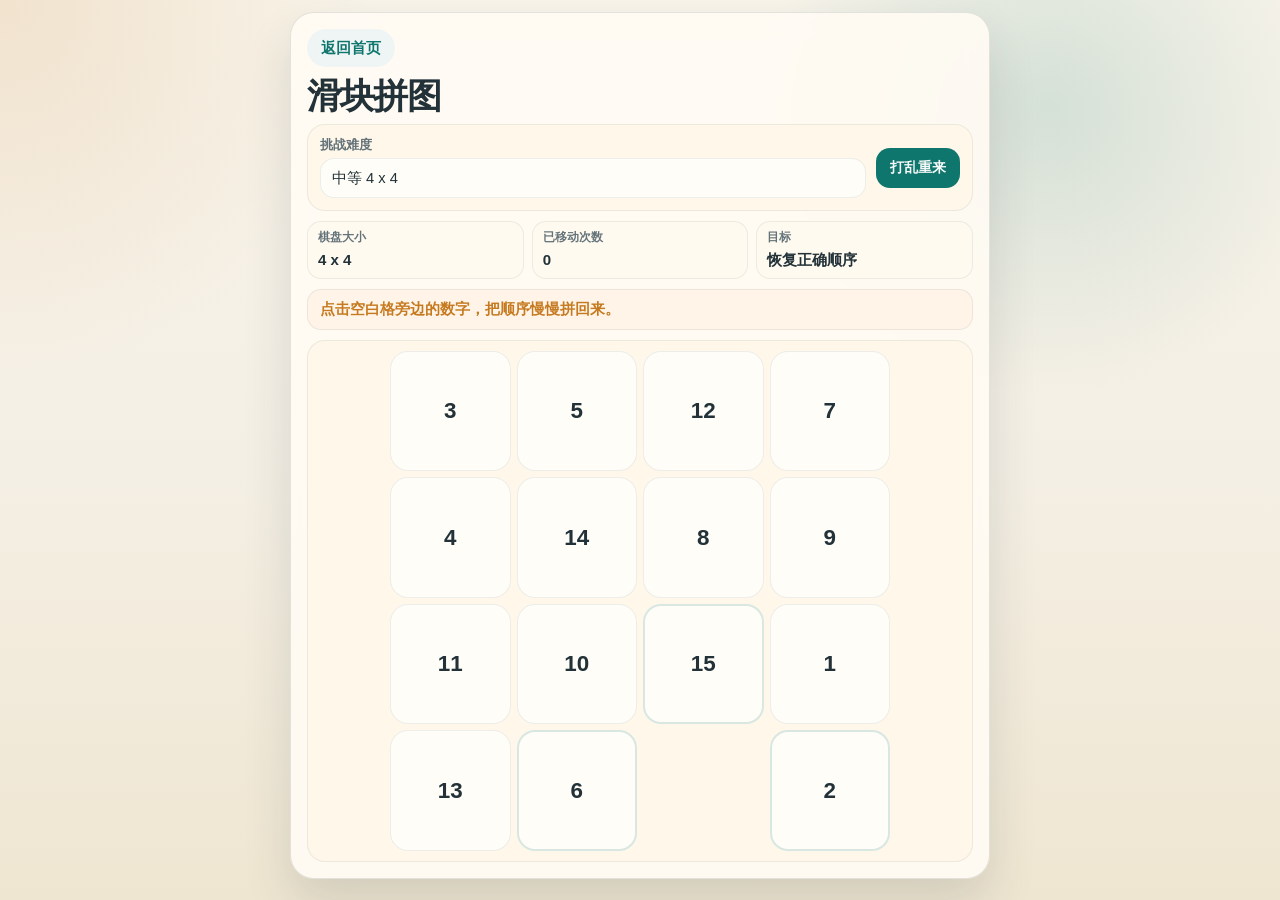
<file: games/sliding-puzzle/index.html>
<!DOCTYPE html>
<html lang="zh-CN">
<head>
    <meta charset="UTF-8">
    <meta name="viewport" content="width=device-width, initial-scale=1.0, maximum-scale=1.0, user-scalable=no">
    <title>滑块拼图</title>
    <style>
        :root {
            --bg: #f4efe4;
            --card: rgba(255, 251, 243, 0.92);
            --card-soft: #fff7ea;
            --line: rgba(34, 50, 56, 0.12);
            --text: #223238;
            --muted: #647379;
            --accent: #0f766e;
            --accent-strong: #0b5b55;
            --warm: #c67a20;
            --warm-soft: rgba(198, 122, 32, 0.16);
            --tile: #fffdf8;
            --tile-shadow: inset 0 0 0 1px rgba(34, 50, 56, 0.08);
            --shadow: 0 24px 48px rgba(34, 50, 56, 0.14);
        }

        * {
            box-sizing: border-box;
        }

        html,
        body {
            margin: 0;
            min-height: 100%;
        }

        body {
            padding: 20px;
            font-family: "Trebuchet MS", "Avenir Next", "Microsoft YaHei", sans-serif;
            color: var(--text);
            background:
                radial-gradient(circle at top left, rgba(198, 122, 32, 0.14), transparent 24%),
                radial-gradient(circle at right 18% top 12%, rgba(15, 118, 110, 0.15), transparent 22%),
                linear-gradient(180deg, #f8f4ea 0%, var(--bg) 52%, #efe6d1 100%);
        }

        .page {
            width: min(100%, 760px);
            margin: 0 auto;
        }

        .card {
            border: 1px solid var(--line);
            border-radius: 30px;
            background: var(--card);
            box-shadow: var(--shadow);
            backdrop-filter: blur(12px);
            padding: 24px;
        }

        .home-link {
            display: inline-flex;
            align-items: center;
            justify-content: center;
            min-height: 38px;
            padding: 0 14px;
            border-radius: 999px;
            background: #eef5f4;
            color: var(--accent);
            text-decoration: none;
            font-size: 0.92rem;
            font-weight: 700;
        }

        .home-link:hover {
            background: #e2f0ee;
        }

        .header {
            margin-top: 16px;
        }

        .eyebrow {
            margin: 0 0 10px;
            color: var(--accent);
            font-size: 0.78rem;
            font-weight: 700;
            letter-spacing: 0.14em;
            text-transform: uppercase;
        }

        h1,
        p {
            margin: 0;
        }

        h1 {
            font-size: clamp(2.3rem, 6vw, 3.2rem);
            line-height: 0.95;
            letter-spacing: -0.05em;
        }

        .intro {
            margin-top: 12px;
            color: var(--muted);
            font-size: 1rem;
            line-height: 1.75;
        }

        .toolbar {
            margin-top: 18px;
            padding: 16px;
            border-radius: 22px;
            background: var(--card-soft);
            border: 1px solid rgba(34, 50, 56, 0.08);
            display: flex;
            gap: 12px;
            flex-wrap: wrap;
            align-items: end;
        }

        .field {
            display: flex;
            flex-direction: column;
            gap: 8px;
            min-width: 0;
            flex: 1;
        }

        .field label {
            color: var(--muted);
            font-size: 0.9rem;
            font-weight: 700;
        }

        select,
        button {
            border: none;
            font: inherit;
        }

        select {
            width: 100%;
            min-width: 0;
            min-height: 44px;
            padding: 0 14px;
            border-radius: 14px;
            background: #fffdf8;
            color: var(--text);
            box-shadow: inset 0 0 0 1px rgba(34, 50, 56, 0.08);
            appearance: none;
        }

        .action {
            min-height: 44px;
            padding: 0 18px;
            border-radius: 14px;
            cursor: pointer;
            font-weight: 700;
            transition: background-color 0.18s ease, transform 0.18s ease;
            white-space: nowrap;
        }

        .action.primary {
            background: var(--accent);
            color: #f8fbfa;
        }

        .action.primary:hover {
            background: var(--accent-strong);
            transform: translateY(-1px);
        }

        .meta-strip {
            display: grid;
            grid-template-columns: repeat(3, minmax(0, 1fr));
            gap: 10px;
            margin-top: 14px;
        }

        .meta-item {
            padding: 10px 12px;
            border-radius: 16px;
            background: #fffaf0;
            border: 1px solid rgba(34, 50, 56, 0.08);
        }

        .meta-label {
            display: block;
            color: var(--muted);
            font-size: 0.78rem;
            font-weight: 700;
        }

        .meta-value {
            display: block;
            margin-top: 4px;
            font-size: 1rem;
            font-weight: 800;
            line-height: 1.3;
        }

        .status-bar {
            margin-top: 12px;
            padding: 12px 14px;
            border-radius: 16px;
            background: #f8f3e8;
            border: 1px solid rgba(34, 50, 56, 0.08);
            font-size: 0.96rem;
            font-weight: 700;
        }

        .status-bar[data-state="success"] {
            background: #edf6f5;
            color: var(--accent-strong);
        }

        .status-bar[data-state="hint"] {
            background: #fff4e7;
            color: var(--warm);
        }

        .board-shell {
            margin-top: 12px;
            padding: 12px;
            border-radius: 22px;
            background: var(--card-soft);
            border: 1px solid rgba(34, 50, 56, 0.08);
            display: flex;
            justify-content: center;
        }

        .board {
            width: min(100%, 520px, calc(100vh - 260px));
            aspect-ratio: 1;
            display: grid;
            gap: 8px;
            touch-action: none;
        }

        .tile {
            border: none;
            border-radius: 18px;
            background: var(--tile);
            box-shadow: var(--tile-shadow);
            color: var(--text);
            font-weight: 800;
            cursor: pointer;
            transition: transform 0.16s ease, background-color 0.16s ease, box-shadow 0.16s ease;
        }

        .tile:hover:not(:disabled) {
            transform: translateY(-1px);
            background: #fff8ec;
        }

        .tile.empty {
            background: transparent;
            box-shadow: none;
            cursor: default;
        }

        .tile.movable {
            box-shadow: inset 0 0 0 2px rgba(15, 118, 110, 0.16);
        }

        @media (max-height: 920px) and (min-width: 641px) {
            body {
                padding: 12px;
            }

            .page {
                width: min(100%, 700px);
            }

            .card {
                padding: 16px;
                border-radius: 24px;
            }

            .header {
                margin-top: 12px;
            }

            .eyebrow,
            .intro {
                display: none;
            }

            h1 {
                font-size: 2.2rem;
            }

            .toolbar {
                margin-top: 12px;
                padding: 12px;
                border-radius: 18px;
                gap: 10px;
                align-items: center;
                flex-wrap: nowrap;
            }

            .field {
                gap: 4px;
            }

            .field label {
                font-size: 0.8rem;
            }

            select {
                min-height: 40px;
                padding: 0 12px;
                font-size: 0.92rem;
            }

            .action {
                min-height: 40px;
                padding: 0 14px;
                font-size: 0.88rem;
            }

            .meta-strip {
                margin-top: 10px;
                gap: 8px;
            }

            .meta-item {
                padding: 8px 10px;
                border-radius: 14px;
            }

            .meta-label {
                font-size: 0.74rem;
            }

            .meta-value {
                font-size: 0.94rem;
            }

            .status-bar {
                margin-top: 10px;
                padding: 10px 12px;
                border-radius: 14px;
                font-size: 0.92rem;
            }

            .board-shell {
                margin-top: 10px;
                padding: 10px;
                border-radius: 18px;
            }

            .board {
                width: min(100%, 500px, calc(100vh - 200px));
                gap: 6px;
            }
        }

        @media (max-width: 640px) {
            body {
                padding: 8px;
            }

            .card {
                padding: 12px;
                border-radius: 18px;
            }

            .home-link {
                min-height: 32px;
                padding: 0 12px;
                font-size: 0.82rem;
            }

            .header {
                margin-top: 10px;
            }

            .eyebrow,
            .intro {
                display: none;
            }

            h1 {
                font-size: 1.9rem;
            }

            .toolbar {
                margin-top: 12px;
                padding: 10px;
                border-radius: 16px;
                gap: 8px;
                align-items: center;
                flex-wrap: nowrap;
            }

            .field {
                gap: 4px;
            }

            .field label {
                font-size: 0.76rem;
            }

            select {
                min-height: 36px;
                padding: 0 10px;
                border-radius: 12px;
                font-size: 0.9rem;
            }

            .action {
                min-height: 36px;
                padding: 0 12px;
                border-radius: 12px;
                font-size: 0.86rem;
            }

            .meta-strip {
                margin-top: 10px;
                gap: 8px;
            }

            .meta-item {
                padding: 8px 8px;
                border-radius: 14px;
            }

            .meta-label {
                font-size: 0.72rem;
            }

            .meta-value {
                font-size: 0.9rem;
                line-height: 1.2;
            }

            .status-bar {
                margin-top: 10px;
                padding: 9px 10px;
                border-radius: 14px;
                font-size: 0.88rem;
            }

            .board-shell {
                margin-top: 10px;
                padding: 8px;
                border-radius: 16px;
            }

            .board {
                width: min(100%, calc(100vh - 220px));
                gap: 4px;
            }

            .tile {
                border-radius: 12px;
            }
        }
    </style>
</head>
<body>
    <div class="page">
        <main class="card">
            <a class="home-link" href="../../index.html">返回首页</a>

            <header class="header">
                <p class="eyebrow">空间规划小游戏</p>
                <h1>滑块拼图</h1>
                <p class="intro">把数字方块重新排回正确顺序。可以点击空格附近的方块，也可以使用方向键或在棋盘上滑动。</p>
            </header>

            <section class="toolbar" aria-label="滑块拼图设置">
                <div class="field">
                    <label for="difficulty">挑战难度</label>
                    <select id="difficulty" aria-label="挑战难度">
                        <option value="easy">简单 3 x 3</option>
                        <option value="medium" selected>中等 4 x 4</option>
                        <option value="hard">困难 5 x 5</option>
                    </select>
                </div>
                <button class="action primary" id="restart-btn" type="button">打乱重来</button>
            </section>

            <section class="meta-strip" aria-label="当前进度">
                <div class="meta-item">
                    <span class="meta-label">棋盘大小</span>
                    <strong class="meta-value" id="size-label">4 x 4</strong>
                </div>
                <div class="meta-item">
                    <span class="meta-label">已移动次数</span>
                    <strong class="meta-value" id="move-count">0</strong>
                </div>
                <div class="meta-item">
                    <span class="meta-label">目标</span>
                    <strong class="meta-value">恢复正确顺序</strong>
                </div>
            </section>

            <div class="status-bar" id="status-bar" data-state="hint" aria-live="polite"></div>

            <section class="board-shell">
                <div class="board" id="board" aria-label="滑块拼图棋盘"></div>
            </section>
        </main>
    </div>

    <script>
        const DIFFICULTY_CONFIGS = {
            easy: {
                label: "3 x 3",
                size: 3
            },
            medium: {
                label: "4 x 4",
                size: 4
            },
            hard: {
                label: "5 x 5",
                size: 5
            }
        };

        const difficultyElement = document.getElementById("difficulty");
        const restartButton = document.getElementById("restart-btn");
        const boardElement = document.getElementById("board");
        const sizeLabelElement = document.getElementById("size-label");
        const moveCountElement = document.getElementById("move-count");
        const statusBarElement = document.getElementById("status-bar");

        const state = {
            difficulty: "medium",
            size: 4,
            tiles: [],
            moves: 0,
            won: false,
            touchStartX: 0,
            touchStartY: 0
        };

        function getCurrentConfig() {
            return DIFFICULTY_CONFIGS[state.difficulty] || DIFFICULTY_CONFIGS.medium;
        }

        function createSolvedTiles(size) {
            return Array.from({ length: size * size }, (_, index) => {
                if (index === size * size - 1) {
                    return 0;
                }
                return index + 1;
            });
        }

        function shuffleArray(items) {
            const shuffled = [...items];

            for (let index = shuffled.length - 1; index > 0; index -= 1) {
                const swapIndex = Math.floor(Math.random() * (index + 1));
                [shuffled[index], shuffled[swapIndex]] = [shuffled[swapIndex], shuffled[index]];
            }

            return shuffled;
        }

        function countInversions(tiles) {
            let inversions = 0;

            for (let left = 0; left < tiles.length; left += 1) {
                if (tiles[left] === 0) {
                    continue;
                }

                for (let right = left + 1; right < tiles.length; right += 1) {
                    if (tiles[right] !== 0 && tiles[left] > tiles[right]) {
                        inversions += 1;
                    }
                }
            }

            return inversions;
        }

        function isSolved(tiles) {
            return tiles.every((value, index) => {
                if (index === tiles.length - 1) {
                    return value === 0;
                }
                return value === index + 1;
            });
        }

        function isSolvable(tiles, size) {
            const inversions = countInversions(tiles);

            if (size % 2 === 1) {
                return inversions % 2 === 0;
            }

            const blankIndex = tiles.indexOf(0);
            const blankRowFromBottom = size - Math.floor(blankIndex / size);

            if (blankRowFromBottom % 2 === 0) {
                return inversions % 2 === 1;
            }

            return inversions % 2 === 0;
        }

        function createShuffledTiles(size) {
            const solved = createSolvedTiles(size);
            let shuffled = solved;

            do {
                shuffled = shuffleArray(solved);
            } while (!isSolvable(shuffled, size) || isSolved(shuffled));

            return shuffled;
        }

        function getBlankIndex() {
            return state.tiles.indexOf(0);
        }

        function isAdjacent(firstIndex, secondIndex) {
            const firstRow = Math.floor(firstIndex / state.size);
            const firstCol = firstIndex % state.size;
            const secondRow = Math.floor(secondIndex / state.size);
            const secondCol = secondIndex % state.size;
            const distance = Math.abs(firstRow - secondRow) + Math.abs(firstCol - secondCol);
            return distance === 1;
        }

        function getMovableIndices() {
            const blankIndex = getBlankIndex();
            return state.tiles
                .map((_, index) => index)
                .filter((index) => isAdjacent(index, blankIndex));
        }

        function updateMeta() {
            sizeLabelElement.textContent = `${state.size} x ${state.size}`;
            moveCountElement.textContent = String(state.moves);
        }

        function setStatus(message, stateName) {
            statusBarElement.textContent = message;
            statusBarElement.dataset.state = stateName || "hint";
        }

        function renderBoard() {
            boardElement.innerHTML = "";
            boardElement.style.gridTemplateColumns = `repeat(${state.size}, minmax(0, 1fr))`;

            const movableLookup = new Set(getMovableIndices());

            state.tiles.forEach((value, index) => {
                const tileButton = document.createElement("button");
                tileButton.type = "button";
                tileButton.className = "tile";
                tileButton.style.fontSize = state.size >= 5 ? "1.1rem" : (state.size === 4 ? "1.4rem" : "1.8rem");

                if (value === 0) {
                    tileButton.classList.add("empty");
                    tileButton.disabled = true;
                    tileButton.setAttribute("aria-label", "空白格");
                } else {
                    tileButton.textContent = String(value);
                    tileButton.disabled = state.won || !movableLookup.has(index);
                    tileButton.classList.toggle("movable", movableLookup.has(index));
                    tileButton.setAttribute("aria-label", `数字 ${value}`);
                    tileButton.addEventListener("click", () => moveTile(index));
                }

                boardElement.appendChild(tileButton);
            });

            updateMeta();
        }

        function resetGame() {
            const config = getCurrentConfig();
            state.size = config.size;
            state.tiles = createShuffledTiles(config.size);
            state.moves = 0;
            state.won = false;

            renderBoard();
            setStatus("点击空白格旁边的数字，把顺序慢慢拼回来。", "hint");
        }

        function moveTile(index) {
            if (state.won) {
                return;
            }

            const blankIndex = getBlankIndex();
            if (!isAdjacent(index, blankIndex)) {
                return;
            }

            [state.tiles[index], state.tiles[blankIndex]] = [state.tiles[blankIndex], state.tiles[index]];
            state.moves += 1;
            renderBoard();

            if (isSolved(state.tiles)) {
                state.won = true;
                renderBoard();
                setStatus(`拼好了，一共用了 ${state.moves} 步。`, "success");
                return;
            }

            setStatus("继续移动，把数字按顺序排好。", "hint");
        }

        function moveBlankByDirection(deltaRow, deltaCol) {
            const blankIndex = getBlankIndex();
            const blankRow = Math.floor(blankIndex / state.size);
            const blankCol = blankIndex % state.size;
            const targetRow = blankRow + deltaRow;
            const targetCol = blankCol + deltaCol;

            if (targetRow < 0 || targetRow >= state.size || targetCol < 0 || targetCol >= state.size) {
                return;
            }

            const targetIndex = targetRow * state.size + targetCol;
            moveTile(targetIndex);
        }

        function handleKeydown(event) {
            const key = event.key.toLowerCase();

            if (key === "arrowup" || key === "w") {
                event.preventDefault();
                moveBlankByDirection(1, 0);
            } else if (key === "arrowdown" || key === "s") {
                event.preventDefault();
                moveBlankByDirection(-1, 0);
            } else if (key === "arrowleft" || key === "a") {
                event.preventDefault();
                moveBlankByDirection(0, 1);
            } else if (key === "arrowright" || key === "d") {
                event.preventDefault();
                moveBlankByDirection(0, -1);
            }
        }

        function handleTouchStart(event) {
            const touch = event.changedTouches[0];
            state.touchStartX = touch.clientX;
            state.touchStartY = touch.clientY;
        }

        function handleTouchEnd(event) {
            const touch = event.changedTouches[0];
            const deltaX = touch.clientX - state.touchStartX;
            const deltaY = touch.clientY - state.touchStartY;

            if (Math.abs(deltaX) < 18 && Math.abs(deltaY) < 18) {
                return;
            }

            if (Math.abs(deltaX) > Math.abs(deltaY)) {
                moveBlankByDirection(0, deltaX > 0 ? -1 : 1);
            } else {
                moveBlankByDirection(deltaY > 0 ? -1 : 1, 0);
            }
        }

        difficultyElement.addEventListener("change", () => {
            state.difficulty = difficultyElement.value;
            resetGame();
        });

        restartButton.addEventListener("click", resetGame);
        boardElement.addEventListener("touchstart", handleTouchStart, { passive: true });
        boardElement.addEventListener("touchend", handleTouchEnd, { passive: true });
        window.addEventListener("keydown", handleKeydown);

        resetGame();
    </script>
</body>
</html>
</file>
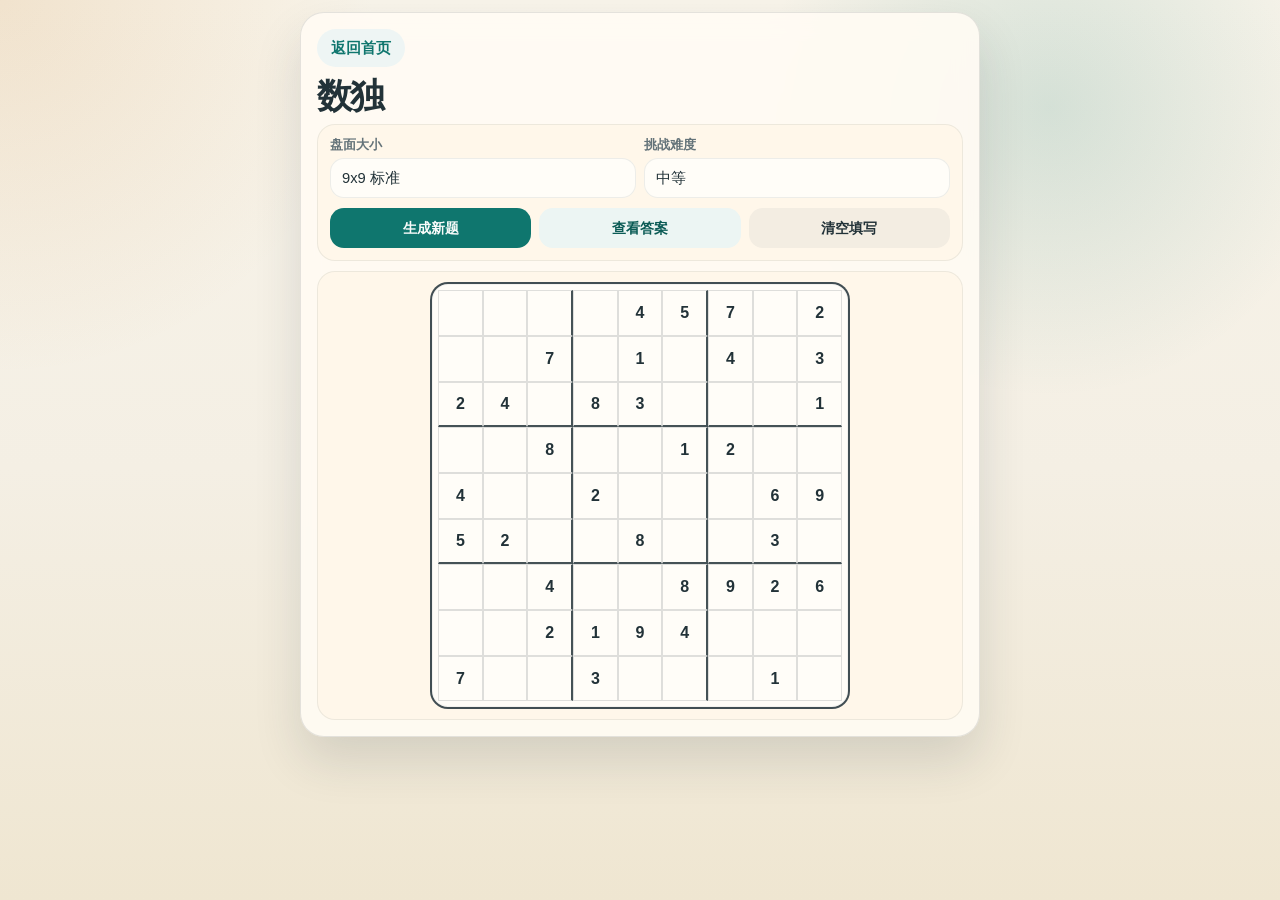
<file: games/sudoku/index.html>
<!DOCTYPE html>
<html lang="zh-CN">
<head>
    <meta charset="UTF-8">
    <meta name="viewport" content="width=device-width, initial-scale=1.0, maximum-scale=1.0, user-scalable=no">
    <title>数独</title>
    <style>
        :root {
            --bg: #f4efe4;
            --card: rgba(255, 251, 243, 0.92);
            --card-soft: #fff7ea;
            --line: rgba(34, 50, 56, 0.12);
            --text: #223238;
            --muted: #647379;
            --accent: #0f766e;
            --accent-strong: #0b5b55;
            --warm: #c67a20;
            --warm-soft: rgba(198, 122, 32, 0.12);
            --danger: #b45309;
            --danger-soft: rgba(180, 83, 9, 0.12);
            --shadow: 0 24px 48px rgba(34, 50, 56, 0.14);
        }

        * {
            box-sizing: border-box;
        }

        html,
        body {
            margin: 0;
            min-height: 100%;
        }

        body {
            padding: 20px;
            font-family: "Trebuchet MS", "Avenir Next", "Microsoft YaHei", sans-serif;
            color: var(--text);
            background:
                radial-gradient(circle at top left, rgba(198, 122, 32, 0.14), transparent 24%),
                radial-gradient(circle at right 18% top 12%, rgba(15, 118, 110, 0.15), transparent 22%),
                linear-gradient(180deg, #f8f4ea 0%, var(--bg) 52%, #efe6d1 100%);
        }

        .page {
            width: min(100%, 760px);
            margin: 0 auto;
        }

        .card {
            border: 1px solid var(--line);
            border-radius: 30px;
            background: var(--card);
            box-shadow: var(--shadow);
            backdrop-filter: blur(12px);
            padding: 24px;
        }

        .home-link {
            display: inline-flex;
            align-items: center;
            justify-content: center;
            min-height: 38px;
            padding: 0 14px;
            border-radius: 999px;
            background: #eef5f4;
            color: var(--accent);
            text-decoration: none;
            font-size: 0.92rem;
            font-weight: 700;
        }

        .home-link:hover {
            background: #e2f0ee;
        }

        .header {
            margin-top: 18px;
        }

        .eyebrow {
            margin: 0 0 10px;
            color: var(--accent);
            font-size: 0.78rem;
            font-weight: 700;
            letter-spacing: 0.14em;
            text-transform: uppercase;
        }

        h1,
        h2,
        p {
            margin: 0;
        }

        h1 {
            font-size: clamp(2.3rem, 6vw, 3.2rem);
            line-height: 0.95;
            letter-spacing: -0.05em;
        }

        .toolbar {
            margin-top: 18px;
            padding: 18px;
            border-radius: 24px;
            background: var(--card-soft);
            border: 1px solid rgba(34, 50, 56, 0.08);
        }

        .fields {
            display: grid;
            grid-template-columns: repeat(2, minmax(0, 1fr));
            gap: 12px;
        }

        .field {
            display: flex;
            flex-direction: column;
            gap: 8px;
            min-width: 0;
        }

        .field label {
            color: var(--muted);
            font-size: 0.9rem;
            font-weight: 700;
        }

        select,
        button {
            border: none;
            font: inherit;
        }

        select {
            width: 100%;
            min-width: 0;
            min-height: 46px;
            padding: 0 14px;
            border-radius: 14px;
            background: #fffdf8;
            color: var(--text);
            box-shadow: inset 0 0 0 1px rgba(34, 50, 56, 0.08);
            appearance: none;
        }

        .actions {
            display: grid;
            grid-template-columns: repeat(3, minmax(0, 1fr));
            gap: 10px;
            margin-top: 14px;
        }

        .action {
            width: 100%;
            min-width: 0;
            min-height: 46px;
            padding: 0 14px;
            border-radius: 14px;
            cursor: pointer;
            font-weight: 700;
            transition: background-color 0.18s ease, color 0.18s ease, transform 0.18s ease;
        }

        .action:hover {
            transform: translateY(-1px);
        }

        .action.primary {
            background: var(--accent);
            color: #f8fbfa;
        }

        .action.primary:hover {
            background: var(--accent-strong);
        }

        .action.secondary {
            background: #ecf5f3;
            color: var(--accent-strong);
        }

        .action.secondary:hover {
            background: #e2f0ee;
        }

        .action.subtle {
            background: #f3ede2;
            color: var(--text);
        }

        .action.subtle:hover {
            background: #ede4d5;
        }

        .board-shell {
            margin-top: 16px;
            padding: 18px;
            border-radius: 24px;
            background: var(--card-soft);
            border: 1px solid rgba(34, 50, 56, 0.08);
        }

        .sudoku-board {
            display: inline-block;
            width: 100%;
            max-width: min(460px, calc(100vh - 220px));
            border: 3px solid rgba(34, 50, 56, 0.86);
            border-radius: 22px;
            padding: 8px;
            background: #fffdf8;
            box-shadow: inset 0 0 0 1px rgba(34, 50, 56, 0.05);
        }

        .board-shell-inner {
            display: flex;
            justify-content: center;
        }

        .sudoku-board[data-size="4"] {
            max-width: min(340px, calc(100vh - 220px));
        }

        .sudoku-board[data-size="6"] {
            max-width: min(390px, calc(100vh - 220px));
        }

        .sudoku-row {
            display: flex;
            width: 100%;
        }

        .sudoku-cell {
            flex: 1;
            aspect-ratio: 1 / 1;
            border: 1px solid rgba(34, 50, 56, 0.15);
            display: flex;
            align-items: center;
            justify-content: center;
            position: relative;
            background: #fffdf8;
        }

        .sudoku-cell.box-right {
            border-right: 2px solid rgba(34, 50, 56, 0.84);
        }

        .sudoku-cell.box-bottom {
            border-bottom: 2px solid rgba(34, 50, 56, 0.84);
        }

        .cell-content {
            width: 100%;
            height: 100%;
            display: flex;
            align-items: center;
            justify-content: center;
            outline: none;
            user-select: text;
            border-radius: 10px;
            transition: background-color 0.18s ease, color 0.18s ease, box-shadow 0.18s ease;
        }

        .cell-content.initial {
            color: var(--text);
            font-weight: 800;
        }

        .cell-content.user-input {
            color: var(--warm);
            font-weight: 700;
            cursor: text;
        }

        .cell-content.user-input:focus {
            background: rgba(198, 122, 32, 0.12);
            box-shadow: inset 0 0 0 2px rgba(198, 122, 32, 0.22);
        }

        .cell-content.masked {
            color: var(--accent);
            font-weight: 800;
            background: rgba(15, 118, 110, 0.08);
        }

        .cell-content.incorrect {
            color: var(--danger);
            background: var(--danger-soft);
        }

        .sudoku-board[data-size="4"] .cell-content.initial,
        .sudoku-board[data-size="4"] .cell-content.user-input,
        .sudoku-board[data-size="4"] .cell-content.masked {
            font-size: 1.65rem;
        }

        .sudoku-board[data-size="6"] .cell-content.initial,
        .sudoku-board[data-size="6"] .cell-content.user-input,
        .sudoku-board[data-size="6"] .cell-content.masked {
            font-size: 1.36rem;
        }

        .sudoku-board[data-size="9"] .cell-content.initial,
        .sudoku-board[data-size="9"] .cell-content.user-input,
        .sudoku-board[data-size="9"] .cell-content.masked {
            font-size: 1.12rem;
        }

        .cell-answer {
            position: absolute;
            top: 3px;
            right: 5px;
            color: var(--accent);
            font-size: 0.72rem;
            font-weight: 700;
        }

        @media (max-height: 920px) and (min-width: 641px) {
            body {
                padding: 12px;
            }

            .page {
                width: min(100%, 680px);
            }

            .card {
                padding: 16px;
                border-radius: 24px;
            }

            .header {
                margin-top: 12px;
            }

            .eyebrow {
                display: none;
            }

            h1 {
                font-size: 2.2rem;
            }

            .toolbar {
                margin-top: 12px;
                padding: 12px;
                border-radius: 18px;
            }

            .fields {
                gap: 8px;
            }

            .field {
                gap: 4px;
            }

            .field label {
                font-size: 0.8rem;
            }

            select {
                min-height: 40px;
                padding: 0 12px;
                font-size: 0.92rem;
            }

            .actions {
                gap: 8px;
                margin-top: 10px;
            }

            .action {
                min-height: 40px;
                padding: 0 8px;
                font-size: 0.88rem;
            }

            .board-shell {
                margin-top: 10px;
                padding: 10px;
                border-radius: 18px;
            }

            .sudoku-board {
                max-width: min(420px, calc(100vh - 170px));
                padding: 6px;
                border-width: 2px;
                border-radius: 18px;
            }

            .sudoku-board[data-size="4"] {
                max-width: min(320px, calc(100vh - 170px));
            }

            .sudoku-board[data-size="6"] {
                max-width: min(360px, calc(100vh - 170px));
            }

            .sudoku-board[data-size="4"] .cell-content.initial,
            .sudoku-board[data-size="4"] .cell-content.user-input,
            .sudoku-board[data-size="4"] .cell-content.masked {
                font-size: 1.46rem;
            }

            .sudoku-board[data-size="6"] .cell-content.initial,
            .sudoku-board[data-size="6"] .cell-content.user-input,
            .sudoku-board[data-size="6"] .cell-content.masked {
                font-size: 1.18rem;
            }

            .sudoku-board[data-size="9"] .cell-content.initial,
            .sudoku-board[data-size="9"] .cell-content.user-input,
            .sudoku-board[data-size="9"] .cell-content.masked {
                font-size: 1rem;
            }

            .cell-answer {
                font-size: 0.62rem;
            }
        }

        @media (max-width: 640px) {
            body {
                padding: 8px;
            }

            .card {
                padding: 12px;
                border-radius: 18px;
            }

            .home-link {
                min-height: 32px;
                padding: 0 12px;
                font-size: 0.82rem;
            }

            .header {
                margin-top: 10px;
            }

            .eyebrow {
                display: none;
            }

            h1 {
                font-size: 1.95rem;
            }

            .toolbar {
                margin-top: 12px;
                padding: 10px;
                border-radius: 16px;
            }

            .fields {
                grid-template-columns: repeat(2, minmax(0, 1fr));
                gap: 8px;
            }

            .field {
                gap: 4px;
            }

            .field label {
                font-size: 0.76rem;
            }

            select {
                min-height: 38px;
                padding: 0 10px;
                border-radius: 12px;
                font-size: 0.9rem;
            }

            .actions {
                grid-template-columns: repeat(3, minmax(0, 1fr));
                gap: 8px;
                margin-top: 10px;
            }

            .action {
                min-height: 38px;
                padding: 0 6px;
                border-radius: 12px;
                font-size: 0.86rem;
            }

            .board-shell {
                margin-top: 10px;
                padding: 8px;
                border-radius: 16px;
            }

            .sudoku-board {
                max-width: min(100%, calc(100vh - 196px));
                padding: 5px;
                border-width: 2px;
                border-radius: 16px;
            }

            .sudoku-board[data-size="4"] {
                max-width: min(320px, calc(100vh - 196px));
            }

            .sudoku-board[data-size="6"] {
                max-width: min(360px, calc(100vh - 196px));
            }

            .sudoku-board[data-size="4"] .cell-content.initial,
            .sudoku-board[data-size="4"] .cell-content.user-input,
            .sudoku-board[data-size="4"] .cell-content.masked {
                font-size: 1.38rem;
            }

            .sudoku-board[data-size="6"] .cell-content.initial,
            .sudoku-board[data-size="6"] .cell-content.user-input,
            .sudoku-board[data-size="6"] .cell-content.masked {
                font-size: 1.12rem;
            }

            .sudoku-board[data-size="9"] .cell-content.initial,
            .sudoku-board[data-size="9"] .cell-content.user-input,
            .sudoku-board[data-size="9"] .cell-content.masked {
                font-size: 0.96rem;
            }

            .cell-answer {
                top: 2px;
                right: 3px;
                font-size: 0.58rem;
            }
        }
    </style>
</head>
<body>
    <div class="page">
        <main class="card">
            <a class="home-link" href="../../index.html">返回首页</a>

            <header class="header">
                <p class="eyebrow">逻辑训练小游戏</p>
                <h1>数独</h1>
            </header>

            <section class="toolbar" aria-label="数独设置">
                <div class="fields">
                    <div class="field">
                        <label for="board-size">盘面大小</label>
                        <select id="board-size" aria-label="盘面大小">
                            <option value="4">4x4 入门</option>
                            <option value="6">6x6 进阶</option>
                            <option value="9" selected>9x9 标准</option>
                        </select>
                    </div>
                    <div class="field">
                        <label for="difficulty">挑战难度</label>
                        <select id="difficulty" aria-label="挑战难度">
                            <option value="easy">简单</option>
                            <option value="medium" selected>中等</option>
                            <option value="hard">困难</option>
                            <option value="hell">地狱</option>
                        </select>
                    </div>
                </div>

                <div class="actions">
                    <button class="action primary" id="generate" type="button">生成新题</button>
                    <button class="action secondary" id="toggle-answer" type="button">查看答案</button>
                    <button class="action subtle" id="clear" type="button">清空填写</button>
                </div>
            </section>

            <section class="board-shell" aria-label="数独棋盘区域">
                <div class="board-shell-inner">
                    <div class="sudoku-board" id="sudoku-board" data-size="9"></div>
                </div>
            </section>
        </main>
    </div>

    <script>
        const BOARD_CONFIGS = {
            4: {
                size: 4,
                boxRows: 2,
                boxCols: 2,
                digits: [1, 2, 3, 4],
                difficultyHoles: {
                    easy: 6,
                    medium: 8,
                    hard: 10,
                    hell: 10
                },
                maskRatio: 0.18
            },
            6: {
                size: 6,
                boxRows: 2,
                boxCols: 3,
                digits: [1, 2, 3, 4, 5, 6],
                difficultyHoles: {
                    easy: 12,
                    medium: 16,
                    hard: 20,
                    hell: 20
                },
                maskRatio: 0.12
            },
            9: {
                size: 9,
                boxRows: 3,
                boxCols: 3,
                digits: [1, 2, 3, 4, 5, 6, 7, 8, 9],
                difficultyHoles: {
                    easy: 35,
                    medium: 45,
                    hard: 55,
                    hell: 55
                },
                maskRatio: 0.06
            }
        };

        const MASK_SYMBOLS = ["*", "#", "@", "&", "%"];
        const TOGGLE_LABELS = {
            show: "查看答案",
            hide: "隐藏答案"
        };

        let currentConfig = BOARD_CONFIGS[9];
        let originalSudoku = [];
        let answerSudoku = [];
        let userInput = [];
        let maskedCells = [];
        let showAnswer = false;

        document.addEventListener("DOMContentLoaded", () => {
            bindEvents();
            generateSudoku();
        });

        function bindEvents() {
            document.getElementById("board-size").addEventListener("change", generateSudoku);
            document.getElementById("difficulty").addEventListener("change", generateSudoku);
            document.getElementById("generate").addEventListener("click", generateSudoku);
            document.getElementById("toggle-answer").addEventListener("click", toggleAnswer);
            document.getElementById("clear").addEventListener("click", clearUserInput);
        }

        function getCurrentConfig() {
            const size = Number(document.getElementById("board-size").value);
            return BOARD_CONFIGS[size] || BOARD_CONFIGS[9];
        }

        function getDifficulty() {
            return document.getElementById("difficulty").value;
        }

        function createMatrix(size, fillValue) {
            return Array.from({ length: size }, () => Array(size).fill(fillValue));
        }

        function shuffleArray(items) {
            const shuffled = [...items];

            for (let index = shuffled.length - 1; index > 0; index -= 1) {
                const swapIndex = Math.floor(Math.random() * (index + 1));
                [shuffled[index], shuffled[swapIndex]] = [shuffled[swapIndex], shuffled[index]];
            }

            return shuffled;
        }

        function updateToggleAnswerText() {
            document.getElementById("toggle-answer").textContent = showAnswer ? TOGGLE_LABELS.hide : TOGGLE_LABELS.show;
        }

        function generateSudoku() {
            currentConfig = getCurrentConfig();
            answerSudoku = generateAnswerSudoku(currentConfig);
            originalSudoku = createOriginalSudoku(answerSudoku, currentConfig);
            userInput = createMatrix(currentConfig.size, "");
            maskedCells = getDifficulty() === "hell"
                ? createMaskedCells(originalSudoku, answerSudoku, currentConfig)
                : [];
            showAnswer = false;
            renderSudoku();
        }

        function toggleAnswer() {
            showAnswer = !showAnswer;
            renderSudoku();
        }

        function clearUserInput() {
            userInput = createMatrix(currentConfig.size, "");
            renderSudoku();
        }

        function generateAnswerSudoku(config) {
            const board = createMatrix(config.size, 0);

            function fill(position) {
                if (position === config.size * config.size) {
                    return true;
                }

                const row = Math.floor(position / config.size);
                const col = position % config.size;

                if (board[row][col] !== 0) {
                    return fill(position + 1);
                }

                const numbers = shuffleArray(config.digits);
                for (const number of numbers) {
                    if (!isValidPlacement(board, row, col, number, config)) {
                        continue;
                    }

                    board[row][col] = number;
                    if (fill(position + 1)) {
                        return true;
                    }
                    board[row][col] = 0;
                }

                return false;
            }

            fill(0);
            return board;
        }

        function isValidPlacement(board, row, col, number, config) {
            for (let index = 0; index < config.size; index += 1) {
                if (board[row][index] === number || board[index][col] === number) {
                    return false;
                }
            }

            const startRow = Math.floor(row / config.boxRows) * config.boxRows;
            const startCol = Math.floor(col / config.boxCols) * config.boxCols;

            for (let rowOffset = 0; rowOffset < config.boxRows; rowOffset += 1) {
                for (let colOffset = 0; colOffset < config.boxCols; colOffset += 1) {
                    if (board[startRow + rowOffset][startCol + colOffset] === number) {
                        return false;
                    }
                }
            }

            return true;
        }

        function createOriginalSudoku(answerBoard, config) {
            const puzzle = answerBoard.map((row) => [...row]);
            const holeCount = Math.min(
                config.difficultyHoles[getDifficulty()] || config.difficultyHoles.medium,
                config.size * config.size - config.size
            );

            let removed = 0;

            while (removed < holeCount) {
                const row = Math.floor(Math.random() * config.size);
                const col = Math.floor(Math.random() * config.size);

                if (puzzle[row][col] === 0) {
                    continue;
                }

                puzzle[row][col] = 0;
                removed += 1;
            }

            return puzzle;
        }

        function createMaskedCells(originalBoard, answerBoard, config) {
            const visibleCells = [];

            for (let row = 0; row < config.size; row += 1) {
                for (let col = 0; col < config.size; col += 1) {
                    if (originalBoard[row][col] !== 0) {
                        visibleCells.push({ row, col });
                    }
                }
            }

            if (!visibleCells.length) {
                return [];
            }

            let maskCount = Math.ceil(visibleCells.length * config.maskRatio);
            maskCount = Math.max(1, maskCount);
            maskCount = Math.min(maskCount, Math.max(1, Math.floor(visibleCells.length / 3)));

            const selectedCells = shuffleArray(visibleCells).slice(0, maskCount);
            const masked = selectedCells.map((cell, index) => ({
                row: cell.row,
                col: cell.col,
                symbol: MASK_SYMBOLS[index % MASK_SYMBOLS.length],
                originalValue: answerBoard[cell.row][cell.col]
            }));

            masked.forEach((cell) => {
                originalBoard[cell.row][cell.col] = 0;
            });

            return masked;
        }

        function sanitizeUserValue(rawValue) {
            const compactValue = rawValue.replace(/\s+/g, "");
            const lastChar = compactValue.slice(-1);
            return currentConfig.digits.map(String).includes(lastChar) ? lastChar : "";
        }

        function createCellContent(className) {
            const content = document.createElement("div");
            content.className = `cell-content ${className}`.trim();
            return content;
        }

        function renderSudoku() {
            const boardElement = document.getElementById("sudoku-board");
            const maskedLookup = new Map(maskedCells.map((cell) => [`${cell.row}-${cell.col}`, cell]));

            boardElement.innerHTML = "";
            boardElement.dataset.size = String(currentConfig.size);

            for (let row = 0; row < currentConfig.size; row += 1) {
                const rowElement = document.createElement("div");
                rowElement.className = "sudoku-row";

                for (let col = 0; col < currentConfig.size; col += 1) {
                    const cellElement = document.createElement("div");
                    cellElement.className = "sudoku-cell";

                    if ((col + 1) % currentConfig.boxCols === 0 && col !== currentConfig.size - 1) {
                        cellElement.classList.add("box-right");
                    }

                    if ((row + 1) % currentConfig.boxRows === 0 && row !== currentConfig.size - 1) {
                        cellElement.classList.add("box-bottom");
                    }

                    const maskedCell = maskedLookup.get(`${row}-${col}`);
                    if (maskedCell) {
                        const content = createCellContent(`initial ${showAnswer ? "" : "masked"}`.trim());
                        content.contentEditable = "false";
                        content.textContent = showAnswer ? String(maskedCell.originalValue) : maskedCell.symbol;
                        cellElement.appendChild(content);
                        rowElement.appendChild(cellElement);
                        continue;
                    }

                    const cellValue = originalSudoku[row][col];
                    if (cellValue !== 0) {
                        const content = createCellContent("initial");
                        content.contentEditable = "false";
                        content.textContent = String(cellValue);
                        cellElement.appendChild(content);
                        rowElement.appendChild(cellElement);
                        continue;
                    }

                    const content = createCellContent("user-input");
                    content.contentEditable = showAnswer ? "false" : "true";
                    content.spellcheck = false;
                    content.setAttribute("inputmode", "numeric");
                    content.setAttribute("role", "textbox");
                    content.setAttribute("aria-label", `第 ${row + 1} 行，第 ${col + 1} 列`);
                    content.textContent = userInput[row][col];
                    content.classList.toggle(
                        "incorrect",
                        Boolean(userInput[row][col]) && userInput[row][col] !== String(answerSudoku[row][col])
                    );

                    if (!showAnswer) {
                        content.tabIndex = 0;
                        content.oninput = () => {
                            const sanitizedValue = sanitizeUserValue(content.textContent.trim());
                            content.textContent = sanitizedValue;
                            userInput[row][col] = sanitizedValue;
                            content.classList.toggle(
                                "incorrect",
                                Boolean(sanitizedValue) && sanitizedValue !== String(answerSudoku[row][col])
                            );
                        };
                    } else {
                        content.tabIndex = -1;
                    }

                    cellElement.appendChild(content);

                    if (showAnswer) {
                        const answer = document.createElement("div");
                        answer.className = "cell-answer";
                        answer.textContent = String(answerSudoku[row][col]);
                        cellElement.appendChild(answer);
                    }

                    rowElement.appendChild(cellElement);
                }

                boardElement.appendChild(rowElement);
            }

            updateToggleAnswerText();
        }
    </script>
</body>
</html>
</file>
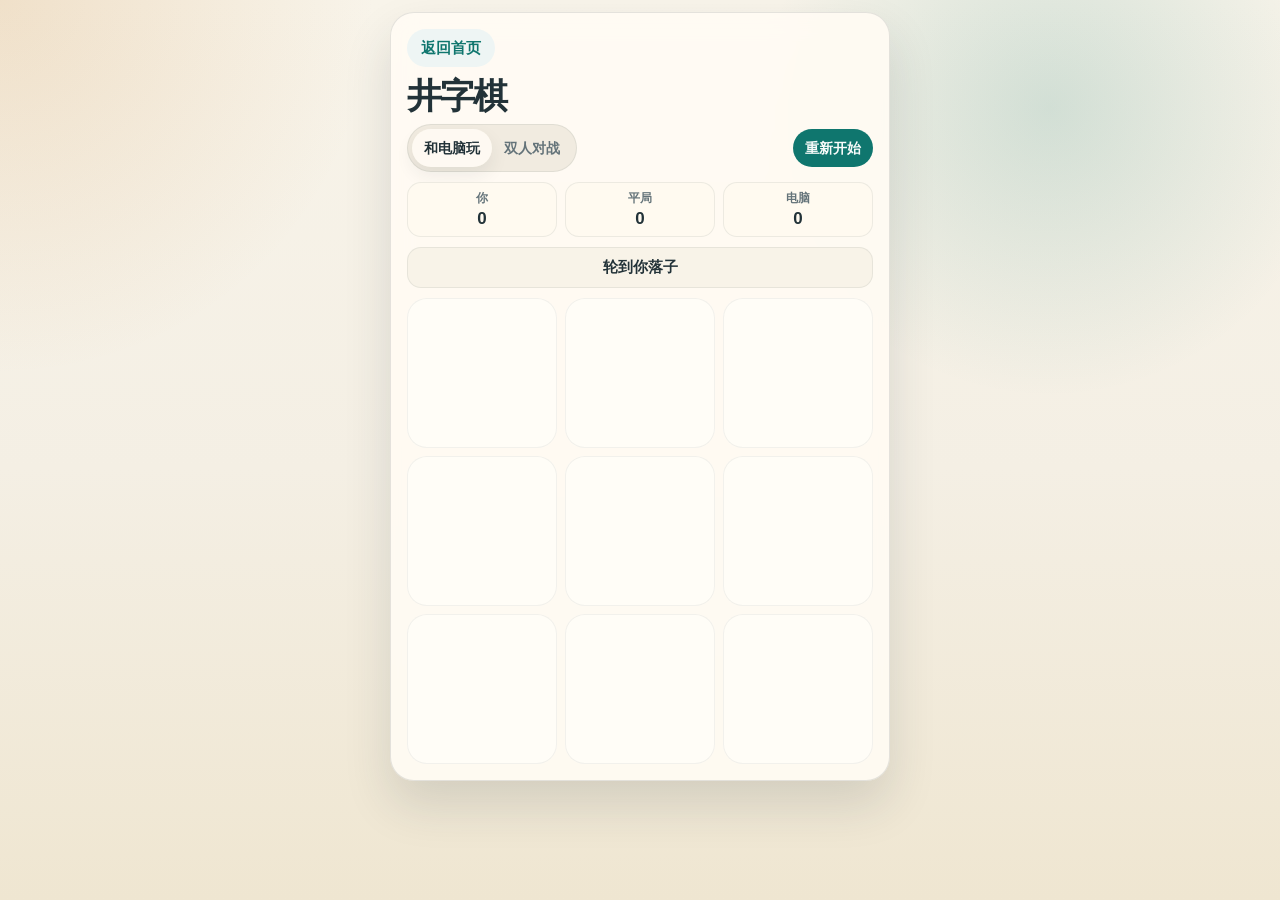
<file: games/tic-tac-toe/index.html>
<!DOCTYPE html>
<html lang="zh-CN">
<head>
    <meta charset="UTF-8">
    <meta name="viewport" content="width=device-width, initial-scale=1.0">
    <title>井字棋</title>
    <style>
        :root {
            --bg: #f4efe4;
            --card: rgba(255, 251, 243, 0.92);
            --line: rgba(34, 50, 56, 0.12);
            --text: #223238;
            --muted: #647379;
            --accent: #0f766e;
            --accent-strong: #0b5b55;
            --warm: #c67a20;
            --shadow: 0 24px 48px rgba(34, 50, 56, 0.14);
        }

        * {
            box-sizing: border-box;
        }

        html,
        body {
            margin: 0;
            min-height: 100%;
        }

        body {
            display: grid;
            place-items: center;
            padding: 20px;
            font-family: "Trebuchet MS", "Avenir Next", "Microsoft YaHei", sans-serif;
            color: var(--text);
            background:
                radial-gradient(circle at top left, rgba(198, 122, 32, 0.16), transparent 24%),
                radial-gradient(circle at right 18% top 12%, rgba(15, 118, 110, 0.16), transparent 22%),
                linear-gradient(180deg, #f8f4ea 0%, var(--bg) 52%, #efe6d1 100%);
        }

        .page {
            width: min(100%, 560px);
        }

        .card {
            border: 1px solid var(--line);
            border-radius: 28px;
            background: var(--card);
            box-shadow: var(--shadow);
            backdrop-filter: blur(12px);
            padding: 24px;
        }

        .home-link {
            display: inline-flex;
            align-items: center;
            justify-content: center;
            min-height: 38px;
            padding: 0 14px;
            border-radius: 999px;
            background: #eef5f4;
            color: var(--accent);
            text-decoration: none;
            font-size: 0.92rem;
            font-weight: 700;
        }

        .home-link:hover {
            background: #e2f0ee;
        }

        .header {
            margin-top: 18px;
        }

        .eyebrow {
            margin: 0 0 10px;
            color: var(--accent);
            font-size: 0.78rem;
            font-weight: 700;
            letter-spacing: 0.14em;
            text-transform: uppercase;
        }

        h1 {
            margin: 0;
            font-size: clamp(2.2rem, 6vw, 3rem);
            line-height: 0.95;
            letter-spacing: -0.05em;
        }

        .intro {
            margin: 14px 0 0;
            color: var(--muted);
            font-size: 1rem;
            line-height: 1.75;
        }

        .toolbar {
            display: flex;
            justify-content: space-between;
            align-items: center;
            gap: 14px;
            margin-top: 24px;
            flex-wrap: wrap;
        }

        .mode-switch {
            display: inline-flex;
            padding: 4px;
            border-radius: 999px;
            background: #f1ebe0;
            border: 1px solid rgba(34, 50, 56, 0.08);
        }

        .mode-btn,
        .reset-btn,
        .cell {
            border: none;
            font: inherit;
        }

        .mode-btn,
        .reset-btn {
            min-height: 42px;
            padding: 0 16px;
            border-radius: 999px;
            cursor: pointer;
            transition: background-color 0.18s ease, color 0.18s ease, transform 0.18s ease;
        }

        .mode-btn {
            color: var(--muted);
            background: transparent;
            font-weight: 700;
        }

        .mode-btn.active {
            background: var(--card);
            color: var(--text);
            box-shadow: 0 8px 18px rgba(34, 50, 56, 0.08);
        }

        .reset-btn {
            background: var(--accent);
            color: #f8fbfa;
            font-weight: 700;
        }

        .reset-btn:hover {
            background: var(--accent-strong);
            transform: translateY(-1px);
        }

        .status-bar {
            margin-top: 18px;
            padding: 14px 16px;
            border-radius: 18px;
            background: #f8f3e8;
            border: 1px solid rgba(34, 50, 56, 0.08);
            font-size: 1rem;
            font-weight: 700;
            text-align: center;
        }

        .status-bar[data-state="thinking"] {
            background: #eef5f4;
            color: var(--accent-strong);
        }

        .status-bar[data-state="win"] {
            background: #fff3df;
            color: #8f5612;
        }

        .status-bar[data-state="loss"] {
            background: #edf6f5;
            color: var(--accent-strong);
        }

        .status-bar[data-state="draw"] {
            background: #f3efe6;
            color: var(--muted);
        }

        .score-strip {
            display: grid;
            grid-template-columns: repeat(3, minmax(0, 1fr));
            gap: 10px;
            margin-top: 18px;
        }

        .score-item {
            padding: 12px 10px;
            border-radius: 18px;
            background: #fffaf0;
            border: 1px solid rgba(34, 50, 56, 0.08);
            text-align: center;
        }

        .score-label {
            display: block;
            color: var(--muted);
            font-size: 0.82rem;
            font-weight: 700;
        }

        .score-value {
            display: block;
            margin-top: 6px;
            font-size: 1.4rem;
            line-height: 1;
        }

        .board {
            display: grid;
            grid-template-columns: repeat(3, 1fr);
            gap: 12px;
            margin-top: 18px;
        }

        .cell {
            aspect-ratio: 1 / 1;
            border-radius: 24px;
            background: #fffdf7;
            box-shadow: inset 0 0 0 1px rgba(34, 50, 56, 0.06);
            color: var(--text);
            font-size: clamp(2.6rem, 10vw, 4rem);
            font-weight: 800;
            cursor: pointer;
            position: relative;
            transition: background-color 0.18s ease, transform 0.18s ease;
        }

        .cell:hover:not(:disabled) {
            background: #fff8ec;
            transform: translateY(-2px);
        }

        .cell::before {
            content: attr(data-preview);
            position: absolute;
            inset: 0;
            display: grid;
            place-items: center;
            opacity: 0;
            transition: opacity 0.18s ease;
        }

        .cell.preview-x::before {
            color: rgba(198, 122, 32, 0.28);
        }

        .cell.preview-o::before {
            color: rgba(15, 118, 110, 0.28);
        }

        .cell.preview-x:hover::before,
        .cell.preview-x:focus-visible::before,
        .cell.preview-o:hover::before,
        .cell.preview-o:focus-visible::before {
            opacity: 1;
        }

        .cell:disabled {
            cursor: default;
        }

        .cell.x-cell {
            color: var(--warm);
        }

        .cell.o-cell {
            color: var(--accent);
        }

        .cell.winner {
            background: #ecf8f5;
            box-shadow: inset 0 0 0 2px rgba(15, 118, 110, 0.18);
        }

        @media (max-height: 920px) and (min-width: 561px) {
            body {
                padding: 12px;
            }

            .page {
                width: min(100%, 500px, calc(100vh - 150px));
            }

            .card {
                padding: 16px;
                border-radius: 24px;
            }

            .header {
                margin-top: 12px;
            }

            .eyebrow,
            .intro {
                display: none;
            }

            h1 {
                font-size: 2.2rem;
            }

            .toolbar {
                margin-top: 12px;
                gap: 10px;
            }

            .mode-btn,
            .reset-btn {
                min-height: 38px;
                padding: 0 12px;
                font-size: 0.88rem;
            }

            .score-strip {
                margin-top: 10px;
                gap: 8px;
            }

            .score-item {
                padding: 8px 6px;
                border-radius: 14px;
            }

            .score-label {
                font-size: 0.74rem;
            }

            .score-value {
                margin-top: 4px;
                font-size: 1.06rem;
            }

            .status-bar {
                margin-top: 10px;
                padding: 10px 12px;
                border-radius: 14px;
                font-size: 0.92rem;
            }

            .board {
                margin-top: 10px;
                gap: 8px;
            }

            .cell {
                border-radius: 20px;
                font-size: clamp(2.3rem, 8vh, 3rem);
            }
        }

        @media (max-width: 560px) {
            body {
                padding: 8px;
            }

            .card {
                padding: 12px;
                border-radius: 18px;
            }

            .home-link {
                min-height: 32px;
                padding: 0 12px;
                font-size: 0.82rem;
            }

            .header {
                margin-top: 10px;
            }

            .eyebrow,
            .intro {
                display: none;
            }

            h1 {
                font-size: 1.9rem;
            }

            .toolbar {
                margin-top: 12px;
                gap: 8px;
                flex-wrap: nowrap;
                align-items: center;
            }

            .mode-switch {
                flex: 1;
                min-width: 0;
                padding: 3px;
            }

            .mode-btn,
            .reset-btn {
                min-height: 36px;
                padding: 0 10px;
                font-size: 0.84rem;
            }

            .mode-btn {
                flex: 1;
            }

            .reset-btn {
                width: auto;
                white-space: nowrap;
            }

            .score-strip {
                margin-top: 10px;
                gap: 8px;
            }

            .score-item {
                padding: 8px 6px;
                border-radius: 14px;
            }

            .score-label {
                font-size: 0.72rem;
            }

            .score-value {
                margin-top: 4px;
                font-size: 1rem;
            }

            .status-bar {
                margin-top: 10px;
                padding: 9px 10px;
                border-radius: 14px;
                font-size: 0.9rem;
            }

            .board {
                margin-top: 10px;
                gap: 8px;
            }

            .cell {
                border-radius: 18px;
                font-size: clamp(2.1rem, 14vw, 2.9rem);
            }
        }
    </style>
</head>
<body>
    <div class="page">
        <main class="card">
            <a class="home-link" href="../../index.html">返回首页</a>

            <header class="header">
                <p class="eyebrow">经典小游戏</p>
                <h1>井字棋</h1>
                <p class="intro">三子连成一线即可获胜，适合练习观察、判断和预判。</p>
            </header>

            <div class="toolbar">
                <div class="mode-switch" role="group" aria-label="模式切换">
                    <button class="mode-btn active" data-mode="ai" type="button">和电脑玩</button>
                    <button class="mode-btn" data-mode="local" type="button">双人对战</button>
                </div>
                <button class="reset-btn" id="resetGameBtn" type="button">重新开始</button>
            </div>

            <div class="score-strip" aria-label="本页战绩">
                <div class="score-item">
                    <span class="score-label" id="scoreLabelX">你</span>
                    <strong class="score-value" id="scoreX">0</strong>
                </div>
                <div class="score-item">
                    <span class="score-label">平局</span>
                    <strong class="score-value" id="scoreDraw">0</strong>
                </div>
                <div class="score-item">
                    <span class="score-label" id="scoreLabelO">电脑</span>
                    <strong class="score-value" id="scoreO">0</strong>
                </div>
            </div>

            <div class="status-bar" id="statusBar" aria-live="polite"></div>
            <div class="board" id="board" role="grid" aria-label="井字棋棋盘"></div>
        </main>
    </div>

    <script>
        const WIN_PATTERNS = [
            [0, 1, 2],
            [3, 4, 5],
            [6, 7, 8],
            [0, 3, 6],
            [1, 4, 7],
            [2, 5, 8],
            [0, 4, 8],
            [2, 4, 6]
        ];

        const MODES = {
            AI: "ai",
            LOCAL: "local"
        };

        const HUMAN_PIECE = "X";
        const AI_PIECE = "O";

        const boardElement = document.getElementById("board");
        const statusBarElement = document.getElementById("statusBar");
        const resetButton = document.getElementById("resetGameBtn");
        const scoreXElement = document.getElementById("scoreX");
        const scoreOElement = document.getElementById("scoreO");
        const scoreDrawElement = document.getElementById("scoreDraw");
        const scoreLabelXElement = document.getElementById("scoreLabelX");
        const scoreLabelOElement = document.getElementById("scoreLabelO");
        const modeButtons = Array.from(document.querySelectorAll(".mode-btn"));

        const state = {
            board: Array(9).fill(""),
            currentPlayer: HUMAN_PIECE,
            mode: MODES.AI,
            result: null,
            isThinking: false,
            scores: {
                X: 0,
                O: 0,
                draw: 0
            }
        };

        function getNextPlayer(player) {
            return player === HUMAN_PIECE ? AI_PIECE : HUMAN_PIECE;
        }

        function evaluateBoard(board) {
            for (const pattern of WIN_PATTERNS) {
                const [first, second, third] = pattern;
                if (!board[first]) {
                    continue;
                }

                if (board[first] === board[second] && board[first] === board[third]) {
                    return {
                        winner: board[first],
                        line: pattern
                    };
                }
            }

            if (board.every(Boolean)) {
                return {
                    winner: "draw",
                    line: []
                };
            }

            return null;
        }

        function getStatusText() {
            if (state.result) {
                if (state.result.winner === "draw") {
                    return "这局打平了，再来一局？";
                }

                if (state.mode === MODES.AI) {
                    return state.result.winner === HUMAN_PIECE ? "你赢了，真棒" : "电脑赢了，再试一次";
                }

                return `${state.result.winner} 赢下了这一局`;
            }

            if (state.mode === MODES.AI) {
                if (state.isThinking) {
                    return "电脑正在想下一步...";
                }

                return state.currentPlayer === HUMAN_PIECE ? "轮到你落子" : "轮到电脑落子";
            }

            return `轮到 ${state.currentPlayer}`;
        }

        function getStatusState() {
            if (state.result) {
                if (state.result.winner === "draw") {
                    return "draw";
                }

                if (state.mode === MODES.AI) {
                    return state.result.winner === HUMAN_PIECE ? "win" : "loss";
                }

                return "win";
            }

            return state.isThinking ? "thinking" : "ready";
        }

        function getPreviewValue() {
            if (state.result || state.isThinking) {
                return "";
            }

            if (state.mode === MODES.AI) {
                return state.currentPlayer === HUMAN_PIECE ? HUMAN_PIECE : "";
            }

            return state.currentPlayer;
        }

        function syncScoreboard() {
            const primaryLabel = state.mode === MODES.AI ? "你" : "X";
            const secondaryLabel = state.mode === MODES.AI ? "电脑" : "O";

            scoreLabelXElement.textContent = primaryLabel;
            scoreLabelOElement.textContent = secondaryLabel;
            scoreXElement.textContent = String(state.scores.X);
            scoreOElement.textContent = String(state.scores.O);
            scoreDrawElement.textContent = String(state.scores.draw);
        }

        function recordResult(result) {
            if (result.winner === "draw") {
                state.scores.draw += 1;
                return;
            }

            state.scores[result.winner] += 1;
        }

        function render() {
            const cells = boardElement.querySelectorAll(".cell");
            const winningLine = state.result ? state.result.line : [];
            const isAIMove = state.mode === MODES.AI && state.currentPlayer === AI_PIECE;
            const previewValue = getPreviewValue();

            cells.forEach((cell, index) => {
                const value = state.board[index];
                const disabled = Boolean(value) || Boolean(state.result) || state.isThinking || isAIMove;

                cell.textContent = value;
                cell.disabled = disabled;
                cell.classList.toggle("x-cell", value === HUMAN_PIECE);
                cell.classList.toggle("o-cell", value === AI_PIECE);
                cell.classList.toggle("winner", winningLine.includes(index));
                cell.classList.toggle("preview-x", !value && previewValue === HUMAN_PIECE);
                cell.classList.toggle("preview-o", !value && previewValue === AI_PIECE);
                cell.dataset.preview = value ? "" : previewValue;
                cell.setAttribute("aria-label", value ? `第 ${index + 1} 格，${value}` : `第 ${index + 1} 格，空白`);
            });

            modeButtons.forEach((button) => {
                button.classList.toggle("active", button.dataset.mode === state.mode);
            });

            statusBarElement.textContent = getStatusText();
            statusBarElement.dataset.state = getStatusState();
            syncScoreboard();
        }

        function playMove(index) {
            if (state.board[index] || state.result) {
                return;
            }

            state.board[index] = state.currentPlayer;
            state.result = evaluateBoard(state.board);

            if (state.result) {
                recordResult(state.result);
            } else {
                state.currentPlayer = getNextPlayer(state.currentPlayer);
            }

            render();

            if (!state.result && state.mode === MODES.AI && state.currentPlayer === AI_PIECE) {
                scheduleAIMove();
            }
        }

        function handleCellClick(event) {
            const index = Number(event.currentTarget.dataset.index);

            if (Number.isNaN(index) || state.isThinking) {
                return;
            }

            if (state.mode === MODES.AI && state.currentPlayer !== HUMAN_PIECE) {
                return;
            }

            playMove(index);
        }

        function resetGame() {
            state.board = Array(9).fill("");
            state.currentPlayer = HUMAN_PIECE;
            state.result = null;
            state.isThinking = false;
            render();
        }

        function setMode(mode) {
            if (!mode || mode === state.mode) {
                return;
            }

            state.mode = mode;
            resetGame();
        }

        function scoreResult(result, depth) {
            if (result.winner === AI_PIECE) {
                return 10 - depth;
            }

            if (result.winner === HUMAN_PIECE) {
                return depth - 10;
            }

            return 0;
        }

        function minimax(board, player, depth) {
            const result = evaluateBoard(board);
            if (result) {
                return scoreResult(result, depth);
            }

            if (player === AI_PIECE) {
                let bestScore = -Infinity;

                for (let index = 0; index < board.length; index += 1) {
                    if (board[index]) {
                        continue;
                    }

                    board[index] = AI_PIECE;
                    bestScore = Math.max(bestScore, minimax(board, HUMAN_PIECE, depth + 1));
                    board[index] = "";
                }

                return bestScore;
            }

            let bestScore = Infinity;

            for (let index = 0; index < board.length; index += 1) {
                if (board[index]) {
                    continue;
                }

                board[index] = HUMAN_PIECE;
                bestScore = Math.min(bestScore, minimax(board, AI_PIECE, depth + 1));
                board[index] = "";
            }

            return bestScore;
        }

        function getBestMove(board) {
            let bestMove = -1;
            let bestScore = -Infinity;

            for (let index = 0; index < board.length; index += 1) {
                if (board[index]) {
                    continue;
                }

                board[index] = AI_PIECE;
                const score = minimax(board, HUMAN_PIECE, 1);
                board[index] = "";

                if (score > bestScore) {
                    bestScore = score;
                    bestMove = index;
                }
            }

            return bestMove;
        }

        function scheduleAIMove() {
            if (state.mode !== MODES.AI || state.result || state.currentPlayer !== AI_PIECE || state.isThinking) {
                return;
            }

            state.isThinking = true;
            render();

            window.setTimeout(() => {
                state.isThinking = false;

                if (state.mode !== MODES.AI || state.result || state.currentPlayer !== AI_PIECE) {
                    render();
                    return;
                }

                const bestMove = getBestMove(state.board.slice());
                if (bestMove >= 0) {
                    playMove(bestMove);
                    return;
                }

                render();
            }, 220);
        }

        function createBoard() {
            for (let index = 0; index < 9; index += 1) {
                const cellButton = document.createElement("button");
                cellButton.type = "button";
                cellButton.className = "cell";
                cellButton.dataset.index = String(index);
                cellButton.addEventListener("click", handleCellClick);
                boardElement.appendChild(cellButton);
            }
        }

        modeButtons.forEach((button) => {
            button.addEventListener("click", () => {
                setMode(button.dataset.mode);
            });
        });

        resetButton.addEventListener("click", resetGame);

        createBoard();
        render();
    </script>
</body>
</html>
</file>
<file: styles/home.css>
﻿:root {
    --bg: #f4efe3;
    --surface: rgba(255, 251, 240, 0.88);
    --ink: #203038;
    --muted: #5f6f74;
    --accent: #0f766e;
    --accent-strong: #0b5b55;
    --accent-warm: #c8791f;
    --line: rgba(32, 48, 56, 0.12);
    --shadow: 0 24px 48px rgba(32, 48, 56, 0.12);
}

* {
    box-sizing: border-box;
}

html,
body {
    margin: 0;
    min-height: 100%;
}

body {
    font-family: "Trebuchet MS", "Avenir Next", "Microsoft YaHei", sans-serif;
    color: var(--ink);
    background:
        radial-gradient(circle at top left, rgba(200, 121, 31, 0.14), transparent 24%),
        radial-gradient(circle at right 20% top 10%, rgba(15, 118, 110, 0.18), transparent 20%),
        linear-gradient(180deg, #f7f3e8 0%, var(--bg) 52%, #efe5cf 100%);
}

body::before,
body::after {
    content: "";
    position: fixed;
    border-radius: 999px;
    pointer-events: none;
    filter: blur(6px);
}

body::before {
    width: 240px;
    height: 240px;
    top: 72px;
    right: -60px;
    background: rgba(15, 118, 110, 0.08);
}

body::after {
    width: 280px;
    height: 280px;
    left: -80px;
    bottom: 40px;
    background: rgba(200, 121, 31, 0.1);
}

.page-shell {
    width: min(1120px, calc(100% - 32px));
    margin: 0 auto;
    padding: 28px 0 48px;
    position: relative;
    z-index: 1;
}

h2,
h3,
p,
ul {
    margin: 0;
}

.hall {
    padding: 18px;
    border: 1px solid rgba(32, 48, 56, 0.08);
    border-radius: 32px;
    background: rgba(255, 252, 245, 0.64);
}

.hall-header {
    display: flex;
    justify-content: space-between;
    align-items: end;
    gap: 16px;
    padding: 12px 12px 22px;
}

.section-kicker {
    margin: 0 0 12px;
    color: var(--accent);
    font-size: 13px;
    font-weight: 700;
    letter-spacing: 0.12em;
    text-transform: uppercase;
}

h2 {
    font-size: 1.6rem;
    letter-spacing: -0.03em;
}

.section-note {
    color: var(--muted);
    max-width: 24rem;
    line-height: 1.6;
    text-align: right;
}

.game-grid {
    display: grid;
    grid-template-columns: repeat(3, minmax(0, 1fr));
    gap: 18px;
}

.game-card {
    border: 1px solid var(--line);
    border-radius: 28px;
    background: linear-gradient(180deg, rgba(255, 255, 255, 0.96), rgba(249, 244, 233, 0.92));
    box-shadow: var(--shadow);
    backdrop-filter: blur(12px);
    padding: 22px;
    transition: transform 0.18s ease, box-shadow 0.18s ease;
}

.game-card:hover {
    transform: translateY(-4px);
    box-shadow: 0 28px 56px rgba(32, 48, 56, 0.16);
}

.card-top,
.card-footer,
.tag-list {
    display: flex;
    flex-wrap: wrap;
    gap: 10px;
}

.card-top {
    justify-content: space-between;
    align-items: center;
    margin-bottom: 14px;
}

.card-status,
.card-difficulty,
.age-label,
.tag {
    display: inline-flex;
    align-items: center;
    min-height: 32px;
    padding: 0 12px;
    border-radius: 999px;
    font-size: 0.84rem;
    font-weight: 700;
}

.card-status {
    background: rgba(15, 118, 110, 0.12);
    color: var(--accent-strong);
}

.card-difficulty {
    background: rgba(200, 121, 31, 0.12);
    color: var(--accent-warm);
}

h3 {
    font-size: 1.5rem;
    letter-spacing: -0.03em;
}

.card-summary {
    margin-top: 12px;
    color: var(--muted);
    line-height: 1.75;
    min-height: 84px;
}

.tag-list {
    margin-top: 16px;
}

.tag {
    background: #f4eee0;
    color: #40525a;
}

.card-footer {
    justify-content: space-between;
    align-items: center;
    margin-top: 22px;
}

.age-label {
    background: #f0ead8;
    color: var(--ink);
}

.enter-link {
    display: inline-flex;
    align-items: center;
    justify-content: center;
    min-height: 42px;
    padding: 0 16px;
    border-radius: 14px;
    background: var(--accent);
    color: #f8fbfa;
    text-decoration: none;
    font-weight: 700;
}

.enter-link:hover {
    background: var(--accent-strong);
}

.empty-card {
    display: grid;
    place-items: center;
    min-height: 220px;
    text-align: center;
}

.empty-title {
    font-size: 1.1rem;
    font-weight: 700;
}

.empty-desc {
    margin-top: 8px;
    color: var(--muted);
}

@media (max-width: 820px) {
    .page-shell {
        width: min(100% - 20px, 1120px);
        padding-top: 20px;
    }

    .hall {
        padding: 14px;
    }

    .hall-header {
        align-items: start;
    }

    .section-note {
        text-align: left;
    }

    .card-summary {
        min-height: auto;
    }

    .game-card {
        border-radius: 24px;
    }

    .game-grid {
        grid-template-columns: repeat(2, minmax(0, 1fr));
    }
}

@media (max-width: 560px) {
    .page-shell {
        width: calc(100% - 16px);
    }

    .game-card {
        padding: 20px;
    }

    .hall-header {
        flex-direction: column;
        padding: 8px 8px 18px;
    }

    .card-footer {
        align-items: stretch;
    }

    .enter-link {
        width: 100%;
    }

    .game-grid {
        grid-template-columns: 1fr;
    }
}
</file>
